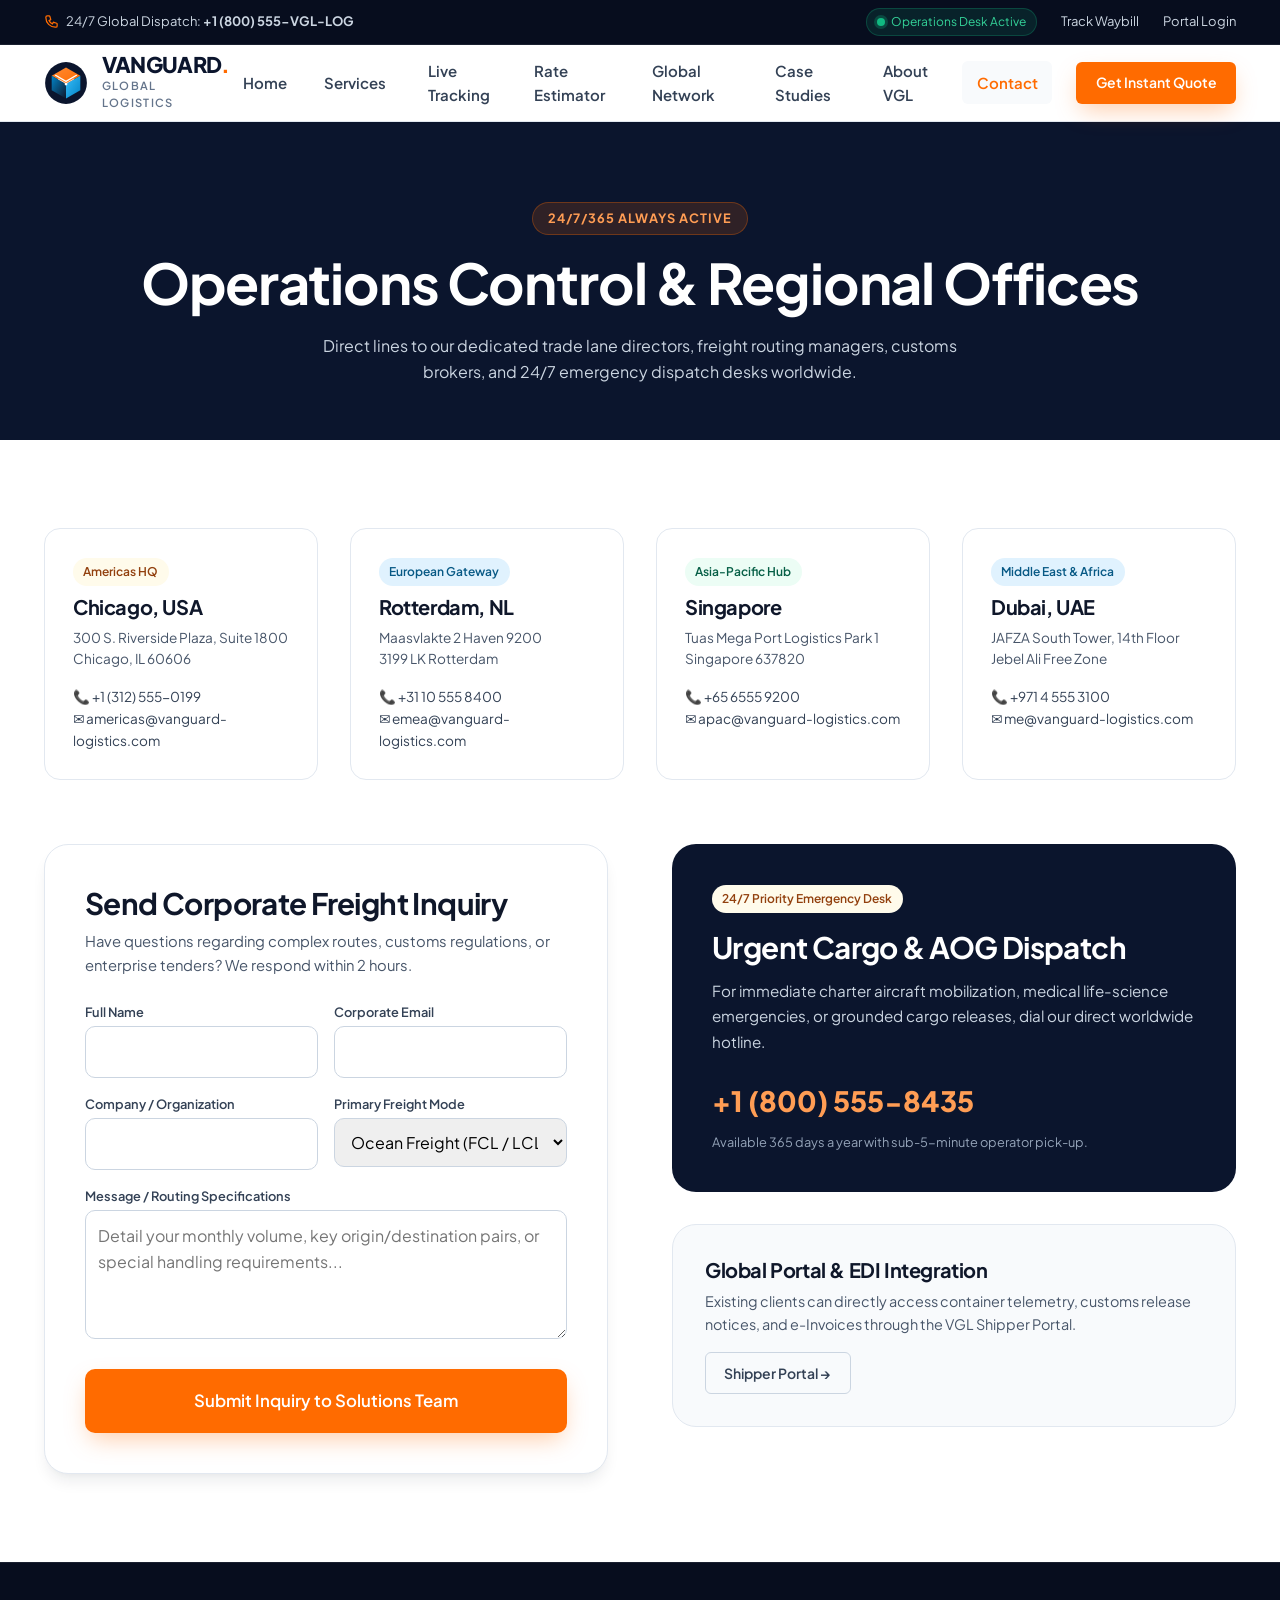
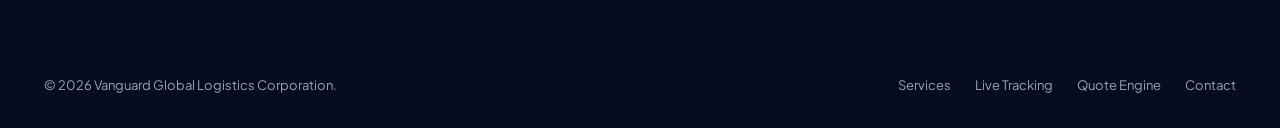
<file: contact.html>
<!DOCTYPE html>
<html lang="en">
<head>
  <meta charset="UTF-8">
  <meta name="viewport" content="width=device-width, initial-scale=1.0">
  <title>Contact Vanguard Global Logistics | 24/7 Operations Control Hubs</title>
  <meta name="description" content="Reach Vanguard Global Logistics headquarters, regional operations desks in Chicago, Rotterdam, Singapore, and Dubai. 24/7 emergency dispatch.">
  <link rel="preconnect" href="https://fonts.googleapis.com">
  <link rel="preconnect" href="https://fonts.gstatic.com" crossorigin>
  <link href="https://fonts.googleapis.com/css2?family=Plus+Jakarta+Sans:wght@400;500;600;700;800&display=swap" rel="stylesheet">
  <link rel="stylesheet" href="css/main.css">
  <link rel="stylesheet" href="css/components.css">
  <link rel="stylesheet" href="css/responsive.css">
</head>
<body>

  <!-- TOP BAR -->
  <header class="top-bar">
    <div class="container top-bar-inner">
      <div class="top-bar-left">
        <div class="top-bar-item">
          <svg fill="none" stroke="currentColor" viewBox="0 0 24 24"><path stroke-linecap="round" stroke-linejoin="round" stroke-width="2" d="M3 5a2 2 0 012-2h3.28a1 1 0 01.948.684l1.498 4.493a1 1 0 01-.502 1.21l-2.257 1.13a11.042 11.042 0 005.516 5.516l1.13-2.257a1 1 0 011.21-.502l4.493 1.498a1 1 0 01.684.949V19a2 2 0 01-2 2h-1C9.716 21 3 14.284 3 6V5z"/></svg>
          <span>24/7 Global Dispatch: <a href="tel:+18005558435"><strong>+1 (800) 555-VGL-LOG</strong></a></span>
        </div>
      </div>
      <div class="top-bar-right">
        <span class="system-status-indicator"><span class="pulse-dot"></span> Operations Desk Active</span>
        <div class="top-bar-item"><a href="tracking.html">Track Waybill</a></div>
        <div class="top-bar-item"><a href="contact.html">Portal Login</a></div>
      </div>
    </div>
  </header>

  <!-- NAVBAR -->
  <nav class="site-header">
    <div class="container navbar-inner">
      <a href="index.html" class="brand-logo">
        <img src="images/logo.svg" alt="Vanguard Global Logistics" class="logo-icon-svg">
        <div class="brand-text">
          <span class="brand-name">VANGUARD<span>.</span></span>
          <span class="brand-tagline">GLOBAL LOGISTICS</span>
        </div>
      </a>

      <ul class="nav-menu">
        <li class="nav-item"><a href="index.html" class="nav-link">Home</a></li>
        <li class="nav-item">
          <a href="services.html" class="nav-link">
            Services
            <svg class="chevron" fill="none" stroke="currentColor" viewBox="0 0 24 24"><path stroke-linecap="round" stroke-linejoin="round" stroke-width="2" d="M19 9l-7 7-7-7"/></svg>
          </a>
          <ul class="dropdown-menu">
            <li class="dropdown-item"><a href="air-freight.html"><img src="images/icon-air.svg" class="dropdown-icon" alt=""> Air Freight Cargo</a></li>
            <li class="dropdown-item"><a href="ocean-freight.html"><img src="images/icon-ocean.svg" class="dropdown-icon" alt=""> Ocean Freight (FCL/LCL)</a></li>
            <li class="dropdown-item"><a href="road-transport.html"><img src="images/icon-road.svg" class="dropdown-icon" alt=""> Overland Road & Rail</a></li>
            <li class="dropdown-item"><a href="warehousing.html"><img src="images/icon-warehouse.svg" class="dropdown-icon" alt=""> Smart 3PL Warehousing</a></li>
            <li class="dropdown-item"><a href="services.html"><strong>View All 12 Capabilities &rarr;</strong></a></li>
          </ul>
        </li>
        <li class="nav-item"><a href="tracking.html" class="nav-link">Live Tracking</a></li>
        <li class="nav-item"><a href="quote.html" class="nav-link">Rate Estimator</a></li>
        <li class="nav-item"><a href="network.html" class="nav-link">Global Network</a></li>
        <li class="nav-item"><a href="case-studies.html" class="nav-link">Case Studies</a></li>
        <li class="nav-item"><a href="about.html" class="nav-link">About VGL</a></li>
        <li class="nav-item"><a href="contact.html" class="nav-link active">Contact</a></li>
      </ul>

      <div class="header-actions">
        <a href="quote.html" class="btn btn-accent btn-sm">Get Instant Quote</a>
        <button class="mobile-toggle-btn" aria-label="Open mobile menu">
          <svg fill="none" stroke="currentColor" viewBox="0 0 24 24"><path stroke-linecap="round" stroke-linejoin="round" stroke-width="2" d="M4 6h16M4 12h16M4 18h16"/></svg>
        </button>
      </div>
    </div>
  </nav>

  <!-- MOBILE NAV DRAWER -->
  <div class="mobile-nav-drawer">
    <div class="mobile-nav-overlay"></div>
    <div class="mobile-nav-panel">
      <div class="mobile-panel-header">
        <a href="index.html" class="brand-logo">
          <img src="images/logo.svg" alt="Vanguard Global Logistics" style="width: 36px; height: 36px;">
          <span class="brand-name" style="font-size: 1.15rem;">VANGUARD<span>.</span></span>
        </a>
        <button class="mobile-close-btn" aria-label="Close menu">
          <svg style="width:24px;height:24px;" fill="none" stroke="currentColor" viewBox="0 0 24 24"><path stroke-linecap="round" stroke-linejoin="round" stroke-width="2" d="M6 18L18 6M6 6l12 12"/></svg>
        </button>
      </div>
      <ul class="mobile-nav-links">
        <li><a href="index.html">Home</a></li>
        <li><a href="services.html">All Freight Services</a></li>
        <li><a href="air-freight.html">Air Freight Express</a></li>
        <li><a href="ocean-freight.html">Ocean Shipping (FCL/LCL)</a></li>
        <li><a href="road-transport.html">Road & Rail Transport</a></li>
        <li><a href="warehousing.html">Smart 3PL Warehousing</a></li>
        <li><a href="tracking.html">Live Tracking Console</a></li>
        <li><a href="quote.html">Freight Rate Estimator</a></li>
        <li><a href="network.html">Global Port Network</a></li>
        <li><a href="case-studies.html">Case Studies</a></li>
        <li><a href="about.html">About Vanguard</a></li>
        <li><a href="contact.html" class="active">Contact & Emergency Hubs</a></li>
      </ul>
    </div>
  </div>

  <main>
    <!-- PAGE HERO -->
    <section class="section-dark" style="padding: 5rem 0 3.5rem 0;">
      <div class="container text-center">
        <span class="badge-kicker badge-kicker-dark">24/7/365 Always Active</span>
        <h1 style="margin-top: 0.75rem; margin-bottom: 1rem;">Operations Control & Regional Offices</h1>
        <p style="max-width: 680px; margin: 0 auto; color: var(--slate-300);">
          Direct lines to our dedicated trade lane directors, freight routing managers, customs brokers, and 24/7 emergency dispatch desks worldwide.
        </p>
      </div>
    </section>

    <!-- CONTACT CARDS & FORM -->
    <section class="section">
      <div class="container">
        <!-- REGIONAL HUBS CARDS -->
        <div class="grid grid-cols-4" style="margin-bottom: 4rem;">
          <div style="background-color: var(--white); border: 1px solid var(--slate-200); border-radius: var(--radius-lg); padding: 1.75rem;">
            <span class="badge badge-warning" style="margin-bottom: 0.5rem;">Americas HQ</span>
            <h4 style="color: var(--slate-900); margin-bottom: 0.5rem;">Chicago, USA</h4>
            <p style="font-size: 0.85rem; color: var(--slate-600); margin-bottom: 1rem;">
              300 S. Riverside Plaza, Suite 1800<br>Chicago, IL 60606
            </p>
            <div style="font-size: 0.85rem; color: var(--slate-700);">
              <div>📞 +1 (312) 555-0199</div>
              <div>✉️ americas@vanguard-logistics.com</div>
            </div>
          </div>

          <div style="background-color: var(--white); border: 1px solid var(--slate-200); border-radius: var(--radius-lg); padding: 1.75rem;">
            <span class="badge badge-info" style="margin-bottom: 0.5rem;">European Gateway</span>
            <h4 style="color: var(--slate-900); margin-bottom: 0.5rem;">Rotterdam, NL</h4>
            <p style="font-size: 0.85rem; color: var(--slate-600); margin-bottom: 1rem;">
              Maasvlakte 2 Haven 9200<br>3199 LK Rotterdam
            </p>
            <div style="font-size: 0.85rem; color: var(--slate-700);">
              <div>📞 +31 10 555 8400</div>
              <div>✉️ emea@vanguard-logistics.com</div>
            </div>
          </div>

          <div style="background-color: var(--white); border: 1px solid var(--slate-200); border-radius: var(--radius-lg); padding: 1.75rem;">
            <span class="badge badge-success" style="margin-bottom: 0.5rem;">Asia-Pacific Hub</span>
            <h4 style="color: var(--slate-900); margin-bottom: 0.5rem;">Singapore</h4>
            <p style="font-size: 0.85rem; color: var(--slate-600); margin-bottom: 1rem;">
              Tuas Mega Port Logistics Park 1<br>Singapore 637820
            </p>
            <div style="font-size: 0.85rem; color: var(--slate-700);">
              <div>📞 +65 6555 9200</div>
              <div>✉️ apac@vanguard-logistics.com</div>
            </div>
          </div>

          <div style="background-color: var(--white); border: 1px solid var(--slate-200); border-radius: var(--radius-lg); padding: 1.75rem;">
            <span class="badge badge-info" style="margin-bottom: 0.5rem;">Middle East & Africa</span>
            <h4 style="color: var(--slate-900); margin-bottom: 0.5rem;">Dubai, UAE</h4>
            <p style="font-size: 0.85rem; color: var(--slate-600); margin-bottom: 1rem;">
              JAFZA South Tower, 14th Floor<br>Jebel Ali Free Zone
            </p>
            <div style="font-size: 0.85rem; color: var(--slate-700);">
              <div>📞 +971 4 555 3100</div>
              <div>✉️ me@vanguard-logistics.com</div>
            </div>
          </div>
        </div>

        <!-- FORM & DISPATCH DESK -->
        <div class="grid grid-cols-2" style="gap: 4rem; align-items: start;">
          <div style="background-color: var(--white); border: 1px solid var(--slate-200); border-radius: var(--radius-xl); padding: 2.5rem; box-shadow: var(--shadow-lg);">
            <h3 style="margin-bottom: 0.5rem;">Send Corporate Freight Inquiry</h3>
            <p style="font-size: 0.925rem; color: var(--slate-600); margin-bottom: 1.5rem;">
              Have questions regarding complex routes, customs regulations, or enterprise tenders? We respond within 2 hours.
            </p>

            <form id="contact-inquiry-form" onsubmit="event.preventDefault(); window.showToast('Inquiry submitted! Our route director will contact you within 2 hours.', 'success'); this.reset();">
              <div class="grid grid-cols-2" style="gap: 1rem; margin-bottom: 1rem;">
                <div>
                  <label style="display:block; font-size:0.8rem; font-weight:600; color:var(--slate-700); margin-bottom:0.25rem;">Full Name</label>
                  <input type="text" required style="width:100%; padding:0.75rem; border:1px solid var(--slate-300); border-radius:var(--radius-md);">
                </div>
                <div>
                  <label style="display:block; font-size:0.8rem; font-weight:600; color:var(--slate-700); margin-bottom:0.25rem;">Corporate Email</label>
                  <input type="email" required style="width:100%; padding:0.75rem; border:1px solid var(--slate-300); border-radius:var(--radius-md);">
                </div>
              </div>

              <div class="grid grid-cols-2" style="gap: 1rem; margin-bottom: 1rem;">
                <div>
                  <label style="display:block; font-size:0.8rem; font-weight:600; color:var(--slate-700); margin-bottom:0.25rem;">Company / Organization</label>
                  <input type="text" required style="width:100%; padding:0.75rem; border:1px solid var(--slate-300); border-radius:var(--radius-md);">
                </div>
                <div>
                  <label style="display:block; font-size:0.8rem; font-weight:600; color:var(--slate-700); margin-bottom:0.25rem;">Primary Freight Mode</label>
                  <select style="width:100%; padding:0.75rem; border:1px solid var(--slate-300); border-radius:var(--radius-md);">
                    <option>Ocean Freight (FCL / LCL)</option>
                    <option>Air Freight Express / NFO</option>
                    <option>Overland Road & Rail</option>
                    <option>Contract Warehousing & 3PL</option>
                    <option>Customs Brokerage / Compliance</option>
                  </select>
                </div>
              </div>

              <div style="margin-bottom: 1.5rem;">
                <label style="display:block; font-size:0.8rem; font-weight:600; color:var(--slate-700); margin-bottom:0.25rem;">Message / Routing Specifications</label>
                <textarea rows="4" placeholder="Detail your monthly volume, key origin/destination pairs, or special handling requirements..." required style="width:100%; padding:0.75rem; border:1px solid var(--slate-300); border-radius:var(--radius-md);"></textarea>
              </div>

              <button type="submit" class="btn btn-accent btn-lg" style="width: 100%;">
                Submit Inquiry to Solutions Team
              </button>
            </form>
          </div>

          <div>
            <div style="background-color: var(--primary-900); color: var(--white); border-radius: var(--radius-xl); padding: 2.5rem; margin-bottom: 2rem;">
              <span class="badge badge-warning" style="margin-bottom: 1rem;">24/7 Priority Emergency Desk</span>
              <h3 style="color: var(--white); margin-bottom: 0.75rem;">Urgent Cargo & AOG Dispatch</h3>
              <p style="color: var(--slate-300); font-size: 0.95rem; line-height: 1.7; margin-bottom: 1.5rem;">
                For immediate charter aircraft mobilization, medical life-science emergencies, or grounded cargo releases, dial our direct worldwide hotline.
              </p>
              <div style="font-size: 1.75rem; font-weight: 800; color: #ff9d54; margin-bottom: 0.5rem;">
                +1 (800) 555-8435
              </div>
              <p style="font-size: 0.8rem; color: var(--slate-400);">Available 365 days a year with sub-5-minute operator pick-up.</p>
            </div>

            <div style="border: 1px solid var(--slate-200); border-radius: var(--radius-xl); padding: 2rem; background-color: var(--slate-50);">
              <h4 style="margin-bottom: 0.5rem; color: var(--slate-900);">Global Portal & EDI Integration</h4>
              <p style="font-size: 0.9rem; color: var(--slate-600); margin-bottom: 1rem;">
                Existing clients can directly access container telemetry, customs release notices, and e-Invoices through the VGL Shipper Portal.
              </p>
              <a href="tracking.html" class="btn btn-outline btn-sm">Shipper Portal &rarr;</a>
            </div>
          </div>
        </div>
      </div>
    </section>
  </main>

  <!-- FOOTER -->
  <footer class="site-footer">
    <div class="container">
      <div class="footer-bottom" style="border:none; padding: 2rem 0;">
        <div class="footer-bottom-inner">
          <div>&copy; <span class="current-year">2026</span> Vanguard Global Logistics Corporation.</div>
          <div class="footer-bottom-links">
            <a href="services.html">Services</a>
            <a href="tracking.html">Live Tracking</a>
            <a href="quote.html">Quote Engine</a>
            <a href="contact.html">Contact</a>
          </div>
        </div>
      </div>
    </div>
  </footer>

  <script src="js/main.js"></script>
</body>
</html>
</file>
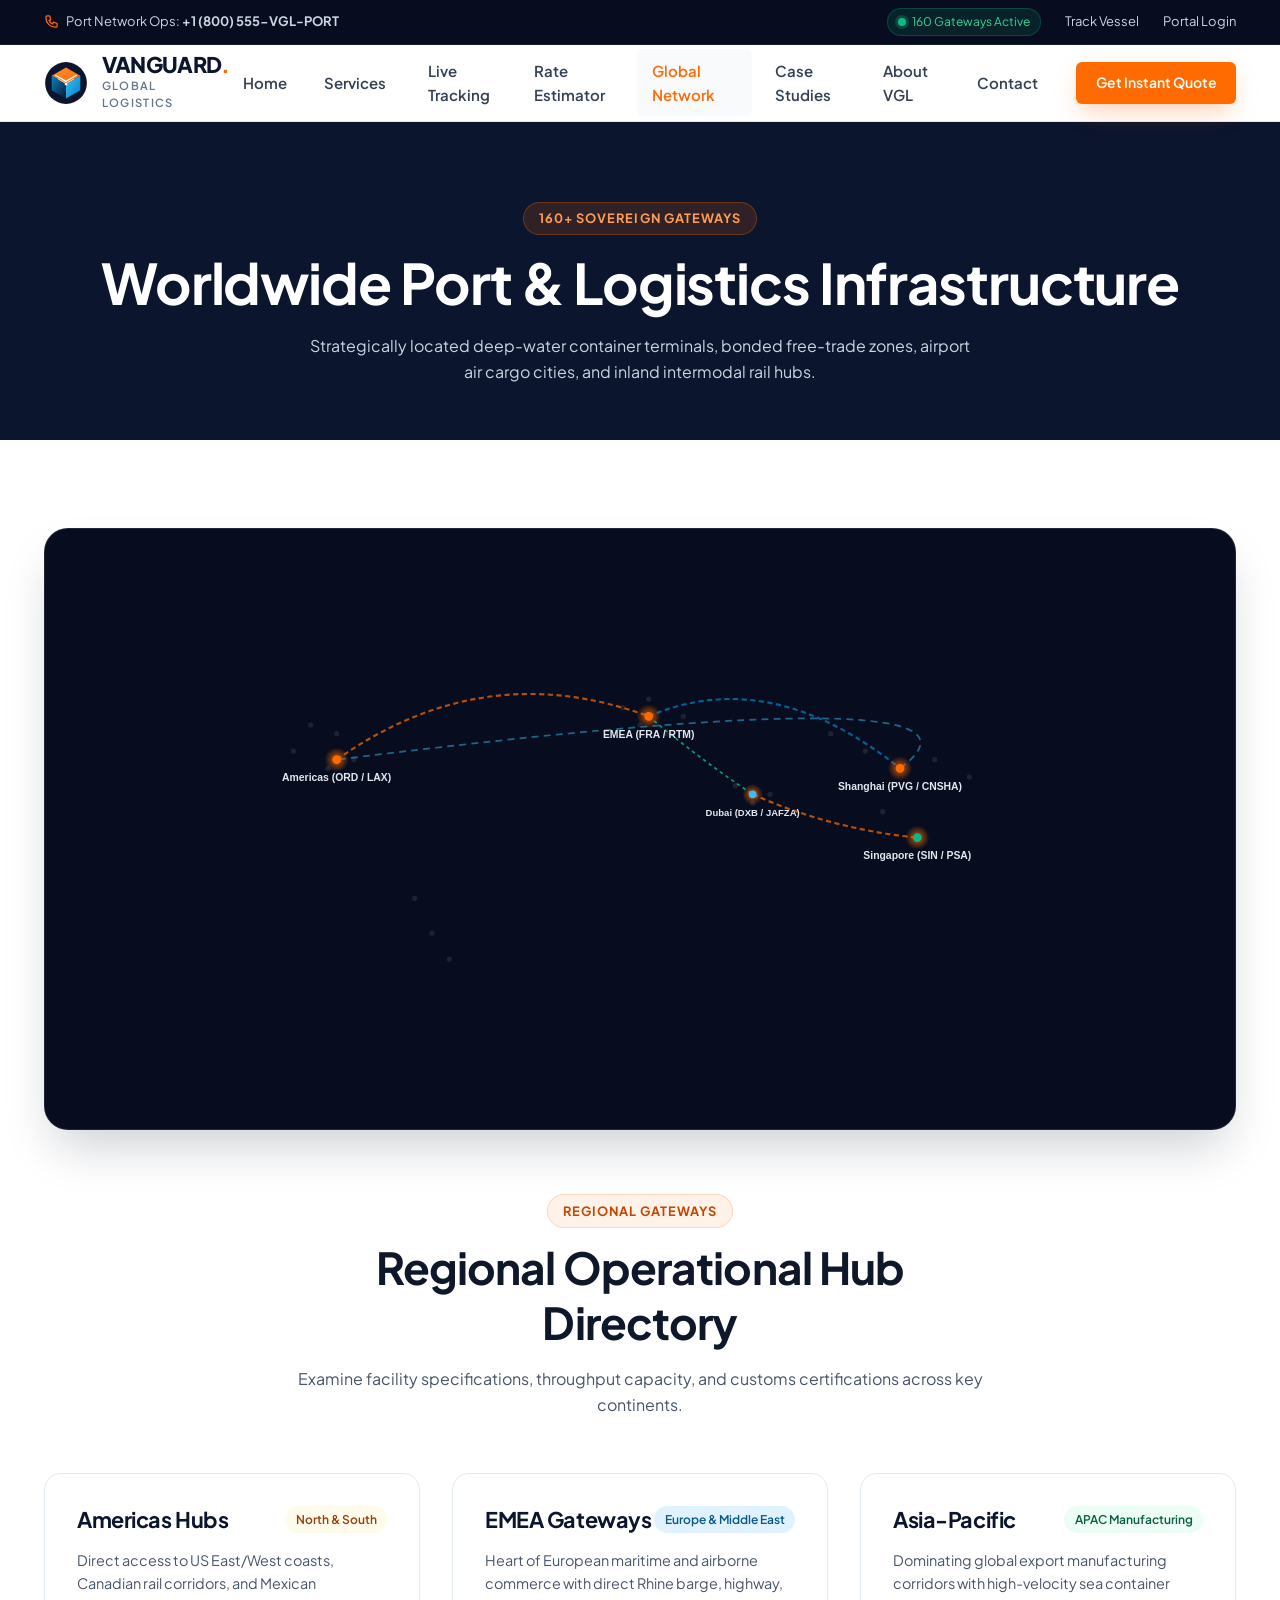
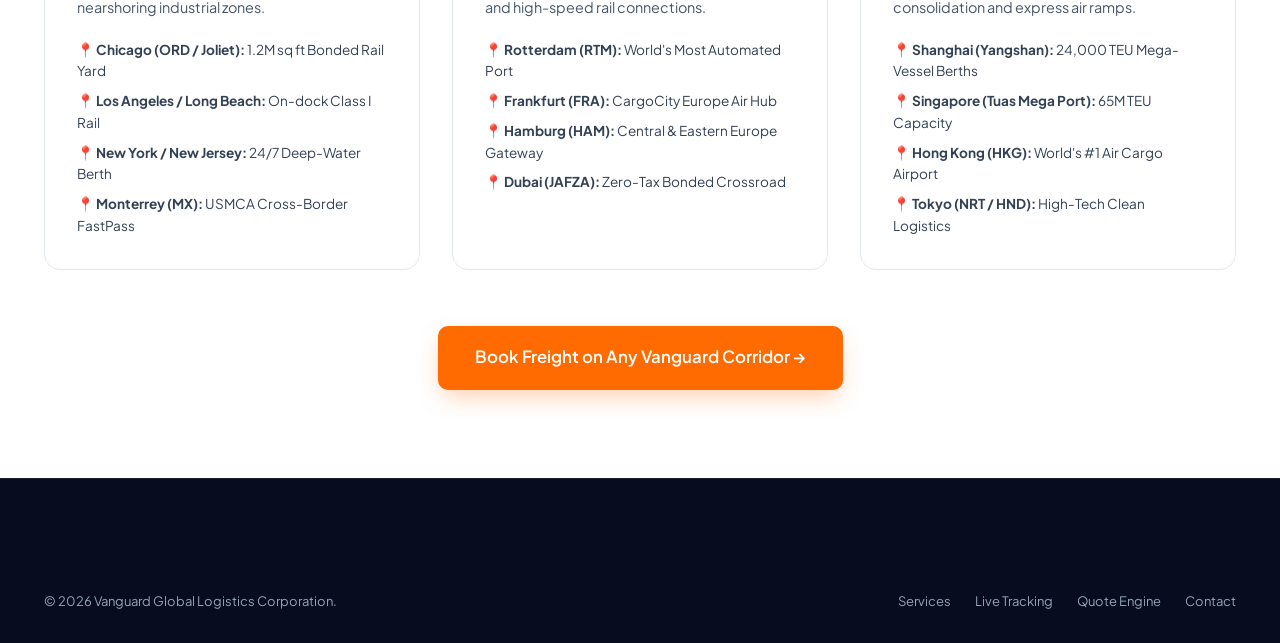
<file: network.html>
<!DOCTYPE html>
<html lang="en">
<head>
  <meta charset="UTF-8">
  <meta name="viewport" content="width=device-width, initial-scale=1.0">
  <title>Global Port & Distribution Hub Network | Vanguard Logistics</title>
  <meta name="description" content="Explore Vanguard's worldwide network of 160+ connected container ports, air cargo cities, bonded free trade zones, and rail terminals.">
  <link rel="preconnect" href="https://fonts.googleapis.com">
  <link rel="preconnect" href="https://fonts.gstatic.com" crossorigin>
  <link href="https://fonts.googleapis.com/css2?family=Plus+Jakarta+Sans:wght@400;500;600;700;800&display=swap" rel="stylesheet">
  <link rel="stylesheet" href="css/main.css">
  <link rel="stylesheet" href="css/components.css">
  <link rel="stylesheet" href="css/responsive.css">
</head>
<body>

  <!-- TOP BAR -->
  <header class="top-bar">
    <div class="container top-bar-inner">
      <div class="top-bar-left">
        <div class="top-bar-item">
          <svg fill="none" stroke="currentColor" viewBox="0 0 24 24"><path stroke-linecap="round" stroke-linejoin="round" stroke-width="2" d="M3 5a2 2 0 012-2h3.28a1 1 0 01.948.684l1.498 4.493a1 1 0 01-.502 1.21l-2.257 1.13a11.042 11.042 0 005.516 5.516l1.13-2.257a1 1 0 011.21-.502l4.493 1.498a1 1 0 01.684.949V19a2 2 0 01-2 2h-1C9.716 21 3 14.284 3 6V5z"/></svg>
          <span>Port Network Ops: <a href="tel:+18005558435"><strong>+1 (800) 555-VGL-PORT</strong></a></span>
        </div>
      </div>
      <div class="top-bar-right">
        <span class="system-status-indicator"><span class="pulse-dot"></span> 160 Gateways Active</span>
        <div class="top-bar-item"><a href="tracking.html">Track Vessel</a></div>
        <div class="top-bar-item"><a href="contact.html">Portal Login</a></div>
      </div>
    </div>
  </header>

  <!-- NAVBAR -->
  <nav class="site-header">
    <div class="container navbar-inner">
      <a href="index.html" class="brand-logo">
        <img src="images/logo.svg" alt="Vanguard Global Logistics" class="logo-icon-svg">
        <div class="brand-text">
          <span class="brand-name">VANGUARD<span>.</span></span>
          <span class="brand-tagline">GLOBAL LOGISTICS</span>
        </div>
      </a>

      <ul class="nav-menu">
        <li class="nav-item"><a href="index.html" class="nav-link">Home</a></li>
        <li class="nav-item">
          <a href="services.html" class="nav-link">
            Services
            <svg class="chevron" fill="none" stroke="currentColor" viewBox="0 0 24 24"><path stroke-linecap="round" stroke-linejoin="round" stroke-width="2" d="M19 9l-7 7-7-7"/></svg>
          </a>
          <ul class="dropdown-menu">
            <li class="dropdown-item"><a href="air-freight.html"><img src="images/icon-air.svg" class="dropdown-icon" alt=""> Air Freight Cargo</a></li>
            <li class="dropdown-item"><a href="ocean-freight.html"><img src="images/icon-ocean.svg" class="dropdown-icon" alt=""> Ocean Freight (FCL/LCL)</a></li>
            <li class="dropdown-item"><a href="road-transport.html"><img src="images/icon-road.svg" class="dropdown-icon" alt=""> Overland Road & Rail</a></li>
            <li class="dropdown-item"><a href="warehousing.html"><img src="images/icon-warehouse.svg" class="dropdown-icon" alt=""> Smart 3PL Warehousing</a></li>
            <li class="dropdown-item"><a href="services.html"><strong>View All 12 Capabilities &rarr;</strong></a></li>
          </ul>
        </li>
        <li class="nav-item"><a href="tracking.html" class="nav-link">Live Tracking</a></li>
        <li class="nav-item"><a href="quote.html" class="nav-link">Rate Estimator</a></li>
        <li class="nav-item"><a href="network.html" class="nav-link active">Global Network</a></li>
        <li class="nav-item"><a href="case-studies.html" class="nav-link">Case Studies</a></li>
        <li class="nav-item"><a href="about.html" class="nav-link">About VGL</a></li>
        <li class="nav-item"><a href="contact.html" class="nav-link">Contact</a></li>
      </ul>

      <div class="header-actions">
        <a href="quote.html" class="btn btn-accent btn-sm">Get Instant Quote</a>
        <button class="mobile-toggle-btn" aria-label="Open mobile menu">
          <svg fill="none" stroke="currentColor" viewBox="0 0 24 24"><path stroke-linecap="round" stroke-linejoin="round" stroke-width="2" d="M4 6h16M4 12h16M4 18h16"/></svg>
        </button>
      </div>
    </div>
  </nav>

  <!-- MOBILE NAV DRAWER -->
  <div class="mobile-nav-drawer">
    <div class="mobile-nav-overlay"></div>
    <div class="mobile-nav-panel">
      <div class="mobile-panel-header">
        <a href="index.html" class="brand-logo">
          <img src="images/logo.svg" alt="Vanguard Global Logistics" style="width: 36px; height: 36px;">
          <span class="brand-name" style="font-size: 1.15rem;">VANGUARD<span>.</span></span>
        </a>
        <button class="mobile-close-btn" aria-label="Close menu">
          <svg style="width:24px;height:24px;" fill="none" stroke="currentColor" viewBox="0 0 24 24"><path stroke-linecap="round" stroke-linejoin="round" stroke-width="2" d="M6 18L18 6M6 6l12 12"/></svg>
        </button>
      </div>
      <ul class="mobile-nav-links">
        <li><a href="index.html">Home</a></li>
        <li><a href="services.html">All Freight Services</a></li>
        <li><a href="air-freight.html">Air Freight Express</a></li>
        <li><a href="ocean-freight.html">Ocean Shipping (FCL/LCL)</a></li>
        <li><a href="road-transport.html">Road & Rail Transport</a></li>
        <li><a href="warehousing.html">Smart 3PL Warehousing</a></li>
        <li><a href="tracking.html">Live Tracking Console</a></li>
        <li><a href="quote.html">Freight Rate Estimator</a></li>
        <li><a href="network.html" class="active">Global Port Network</a></li>
        <li><a href="case-studies.html">Case Studies</a></li>
        <li><a href="about.html">About Vanguard</a></li>
        <li><a href="contact.html">Contact & Emergency Hubs</a></li>
      </ul>
    </div>
  </div>

  <main>
    <!-- HERO -->
    <section class="section-dark" style="padding: 5rem 0 3.5rem 0;">
      <div class="container text-center">
        <span class="badge-kicker badge-kicker-dark">160+ Sovereign Gateways</span>
        <h1 style="margin-top: 0.75rem; margin-bottom: 1rem;">Worldwide Port & Logistics Infrastructure</h1>
        <p style="max-width: 680px; margin: 0 auto; color: var(--slate-300);">
          Strategically located deep-water container terminals, bonded free-trade zones, airport air cargo cities, and inland intermodal rail hubs.
        </p>
      </div>
    </section>

    <!-- NETWORK MAP VISUAL -->
    <section class="section">
      <div class="container">
        <div style="background-color: var(--primary-950); border: 1px solid rgba(255, 255, 255, 0.1); border-radius: var(--radius-xl); padding: 2.5rem; margin-bottom: 4rem; box-shadow: var(--shadow-2xl);">
          <img src="images/hero-map-bg.svg" alt="Vanguard Global Hubs" style="width: 100%; height: auto; max-height: 520px; object-fit: contain;">
        </div>

        <div class="section-header">
          <span class="badge-kicker">Regional Gateways</span>
          <h2>Regional Operational Hub Directory</h2>
          <p>Examine facility specifications, throughput capacity, and customs certifications across key continents.</p>
        </div>

        <div class="grid grid-cols-3">
          <!-- Americas -->
          <div style="background-color: var(--white); border: 1px solid var(--slate-200); border-radius: var(--radius-lg); padding: 2rem;">
            <div class="flex justify-between items-center" style="margin-bottom: 1rem;">
              <h3 style="font-size: 1.35rem; color: var(--primary-900);">Americas Hubs</h3>
              <span class="badge badge-warning">North & South</span>
            </div>
            <p style="font-size: 0.9rem; color: var(--slate-600); margin-bottom: 1.25rem;">
              Direct access to US East/West coasts, Canadian rail corridors, and Mexican nearshoring industrial zones.
            </p>
            <ul style="list-style: none; font-size: 0.85rem; color: var(--slate-700); display: flex; flex-direction: column; gap: 0.5rem;">
              <li>📍 <strong>Chicago (ORD / Joliet):</strong> 1.2M sq ft Bonded Rail Yard</li>
              <li>📍 <strong>Los Angeles / Long Beach:</strong> On-dock Class I Rail</li>
              <li>📍 <strong>New York / New Jersey:</strong> 24/7 Deep-Water Berth</li>
              <li>📍 <strong>Monterrey (MX):</strong> USMCA Cross-Border FastPass</li>
            </ul>
          </div>

          <!-- EMEA -->
          <div style="background-color: var(--white); border: 1px solid var(--slate-200); border-radius: var(--radius-lg); padding: 2rem;">
            <div class="flex justify-between items-center" style="margin-bottom: 1rem;">
              <h3 style="font-size: 1.35rem; color: var(--primary-900);">EMEA Gateways</h3>
              <span class="badge badge-info">Europe & Middle East</span>
            </div>
            <p style="font-size: 0.9rem; color: var(--slate-600); margin-bottom: 1.25rem;">
              Heart of European maritime and airborne commerce with direct Rhine barge, highway, and high-speed rail connections.
            </p>
            <ul style="list-style: none; font-size: 0.85rem; color: var(--slate-700); display: flex; flex-direction: column; gap: 0.5rem;">
              <li>📍 <strong>Rotterdam (RTM):</strong> World's Most Automated Port</li>
              <li>📍 <strong>Frankfurt (FRA):</strong> CargoCity Europe Air Hub</li>
              <li>📍 <strong>Hamburg (HAM):</strong> Central & Eastern Europe Gateway</li>
              <li>📍 <strong>Dubai (JAFZA):</strong> Zero-Tax Bonded Crossroad</li>
            </ul>
          </div>

          <!-- APAC -->
          <div style="background-color: var(--white); border: 1px solid var(--slate-200); border-radius: var(--radius-lg); padding: 2rem;">
            <div class="flex justify-between items-center" style="margin-bottom: 1rem;">
              <h3 style="font-size: 1.35rem; color: var(--primary-900);">Asia-Pacific</h3>
              <span class="badge badge-success">APAC Manufacturing</span>
            </div>
            <p style="font-size: 0.9rem; color: var(--slate-600); margin-bottom: 1.25rem;">
              Dominating global export manufacturing corridors with high-velocity sea container consolidation and express air ramps.
            </p>
            <ul style="list-style: none; font-size: 0.85rem; color: var(--slate-700); display: flex; flex-direction: column; gap: 0.5rem;">
              <li>📍 <strong>Shanghai (Yangshan):</strong> 24,000 TEU Mega-Vessel Berths</li>
              <li>📍 <strong>Singapore (Tuas Mega Port):</strong> 65M TEU Capacity</li>
              <li>📍 <strong>Hong Kong (HKG):</strong> World's #1 Air Cargo Airport</li>
              <li>📍 <strong>Tokyo (NRT / HND):</strong> High-Tech Clean Logistics</li>
            </ul>
          </div>
        </div>

        <div style="text-align: center; margin-top: 3.5rem;">
          <a href="quote.html" class="btn btn-accent btn-lg">Book Freight on Any Vanguard Corridor &rarr;</a>
        </div>
      </div>
    </section>
  </main>

  <!-- FOOTER -->
  <footer class="site-footer">
    <div class="container">
      <div class="footer-bottom" style="border:none; padding: 2rem 0;">
        <div class="footer-bottom-inner">
          <div>&copy; <span class="current-year">2026</span> Vanguard Global Logistics Corporation.</div>
          <div class="footer-bottom-links">
            <a href="services.html">Services</a>
            <a href="tracking.html">Live Tracking</a>
            <a href="quote.html">Quote Engine</a>
            <a href="contact.html">Contact</a>
          </div>
        </div>
      </div>
    </div>
  </footer>

  <script src="js/main.js"></script>
</body>
</html>
</file>
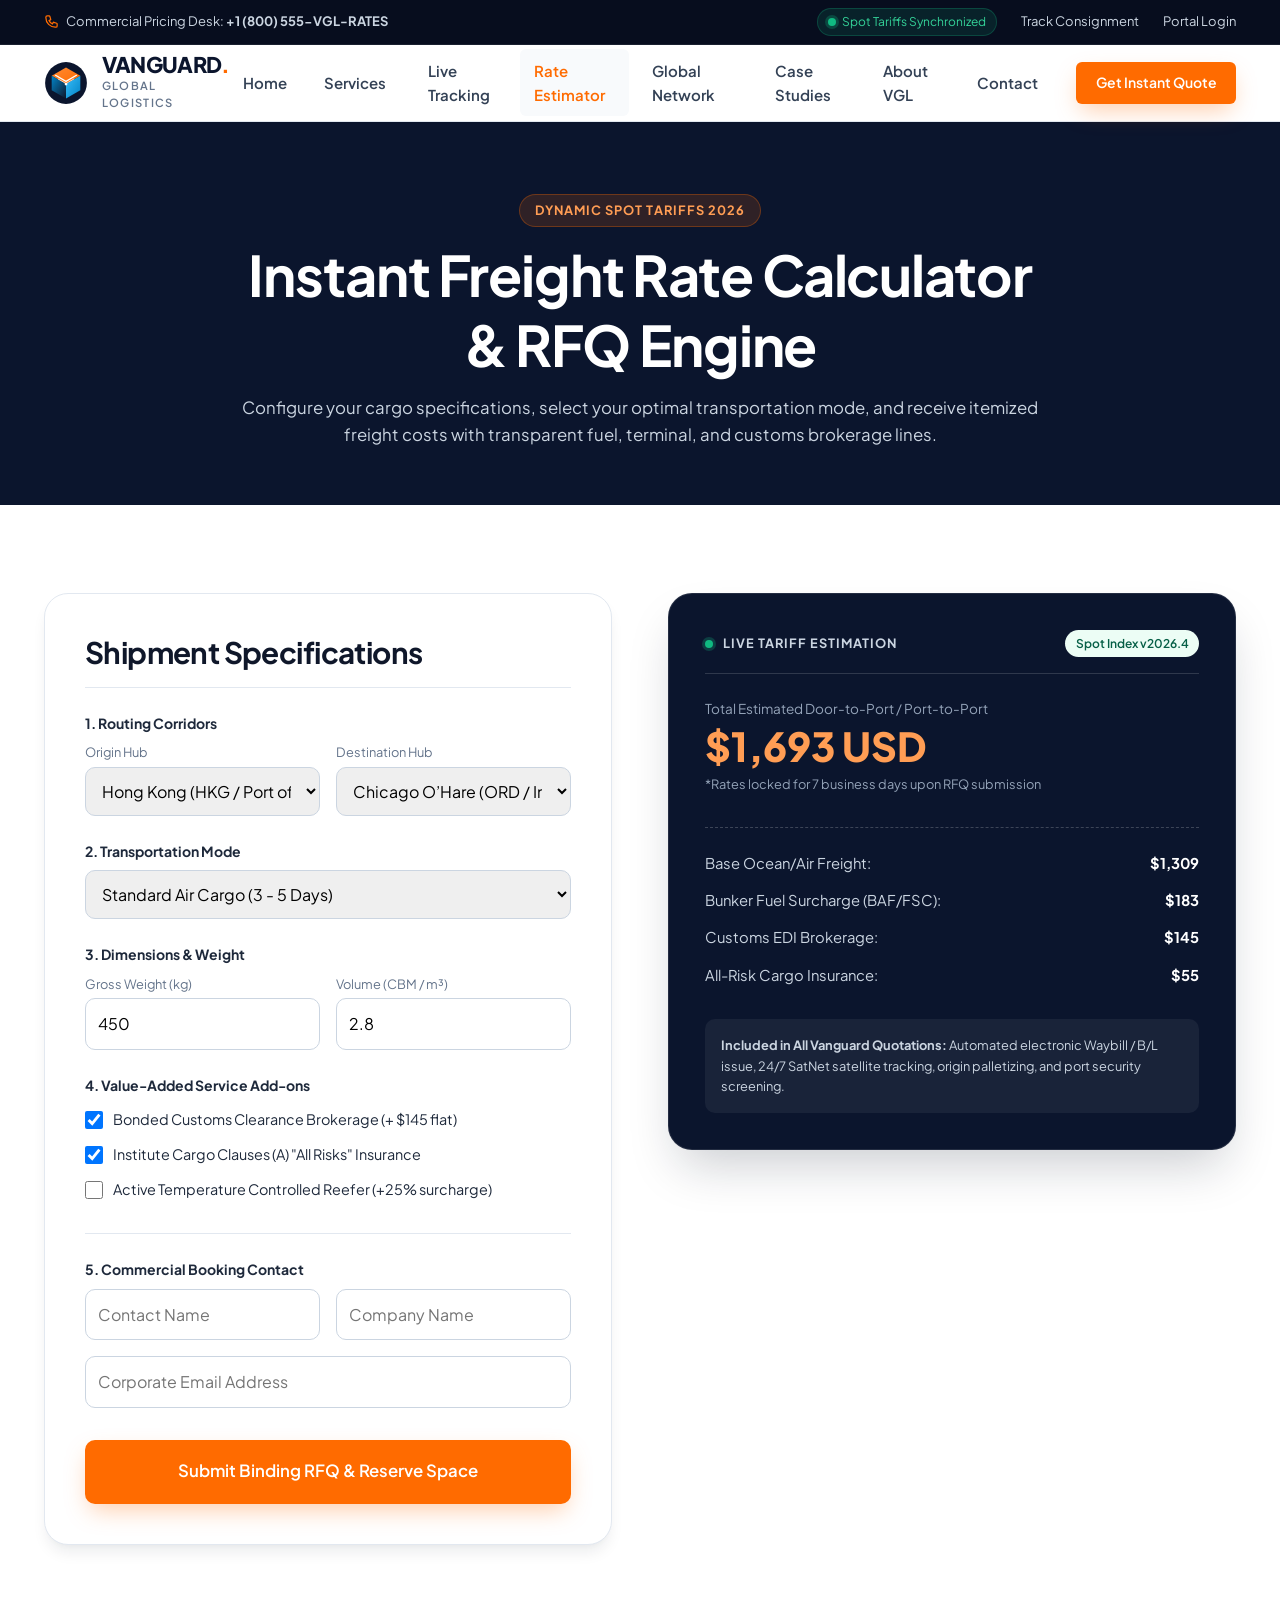
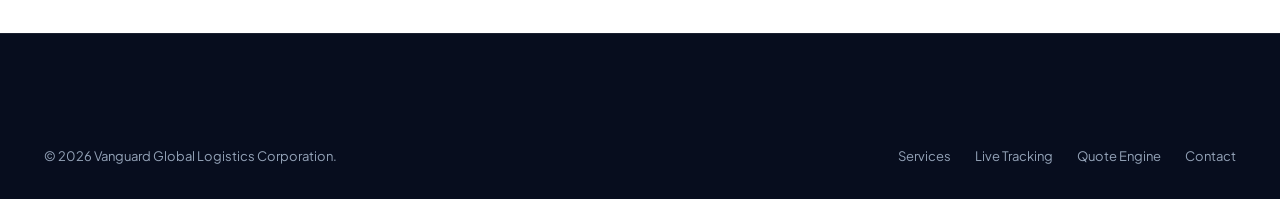
<file: quote.html>
<!DOCTYPE html>
<html lang="en">
<head>
  <meta charset="UTF-8">
  <meta name="viewport" content="width=device-width, initial-scale=1.0">
  <title>Instant Freight Rate Calculator & RFQ Wizard | Vanguard Logistics</title>
  <meta name="description" content="Calculate instant air, ocean, and road freight rate estimates. Request binding commercial quotes with fuel, customs, and insurance breakdowns.">
  <link rel="preconnect" href="https://fonts.googleapis.com">
  <link rel="preconnect" href="https://fonts.gstatic.com" crossorigin>
  <link href="https://fonts.googleapis.com/css2?family=Plus+Jakarta+Sans:wght@400;500;600;700;800&display=swap" rel="stylesheet">
  <link rel="stylesheet" href="css/main.css">
  <link rel="stylesheet" href="css/components.css">
  <link rel="stylesheet" href="css/responsive.css">
</head>
<body>

  <!-- TOP BAR -->
  <header class="top-bar">
    <div class="container top-bar-inner">
      <div class="top-bar-left">
        <div class="top-bar-item">
          <svg fill="none" stroke="currentColor" viewBox="0 0 24 24"><path stroke-linecap="round" stroke-linejoin="round" stroke-width="2" d="M3 5a2 2 0 012-2h3.28a1 1 0 01.948.684l1.498 4.493a1 1 0 01-.502 1.21l-2.257 1.13a11.042 11.042 0 005.516 5.516l1.13-2.257a1 1 0 011.21-.502l4.493 1.498a1 1 0 01.684.949V19a2 2 0 01-2 2h-1C9.716 21 3 14.284 3 6V5z"/></svg>
          <span>Commercial Pricing Desk: <a href="tel:+18005558435"><strong>+1 (800) 555-VGL-RATES</strong></a></span>
        </div>
      </div>
      <div class="top-bar-right">
        <span class="system-status-indicator"><span class="pulse-dot"></span> Spot Tariffs Synchronized</span>
        <div class="top-bar-item"><a href="tracking.html">Track Consignment</a></div>
        <div class="top-bar-item"><a href="contact.html">Portal Login</a></div>
      </div>
    </div>
  </header>

  <!-- NAVBAR -->
  <nav class="site-header">
    <div class="container navbar-inner">
      <a href="index.html" class="brand-logo">
        <img src="images/logo.svg" alt="Vanguard Global Logistics" class="logo-icon-svg">
        <div class="brand-text">
          <span class="brand-name">VANGUARD<span>.</span></span>
          <span class="brand-tagline">GLOBAL LOGISTICS</span>
        </div>
      </a>

      <ul class="nav-menu">
        <li class="nav-item"><a href="index.html" class="nav-link">Home</a></li>
        <li class="nav-item">
          <a href="services.html" class="nav-link">
            Services
            <svg class="chevron" fill="none" stroke="currentColor" viewBox="0 0 24 24"><path stroke-linecap="round" stroke-linejoin="round" stroke-width="2" d="M19 9l-7 7-7-7"/></svg>
          </a>
          <ul class="dropdown-menu">
            <li class="dropdown-item"><a href="air-freight.html"><img src="images/icon-air.svg" class="dropdown-icon" alt=""> Air Freight Cargo</a></li>
            <li class="dropdown-item"><a href="ocean-freight.html"><img src="images/icon-ocean.svg" class="dropdown-icon" alt=""> Ocean Freight (FCL/LCL)</a></li>
            <li class="dropdown-item"><a href="road-transport.html"><img src="images/icon-road.svg" class="dropdown-icon" alt=""> Overland Road & Rail</a></li>
            <li class="dropdown-item"><a href="warehousing.html"><img src="images/icon-warehouse.svg" class="dropdown-icon" alt=""> Smart 3PL Warehousing</a></li>
            <li class="dropdown-item"><a href="services.html"><strong>View All 12 Capabilities &rarr;</strong></a></li>
          </ul>
        </li>
        <li class="nav-item"><a href="tracking.html" class="nav-link">Live Tracking</a></li>
        <li class="nav-item"><a href="quote.html" class="nav-link active">Rate Estimator</a></li>
        <li class="nav-item"><a href="network.html" class="nav-link">Global Network</a></li>
        <li class="nav-item"><a href="case-studies.html" class="nav-link">Case Studies</a></li>
        <li class="nav-item"><a href="about.html" class="nav-link">About VGL</a></li>
        <li class="nav-item"><a href="contact.html" class="nav-link">Contact</a></li>
      </ul>

      <div class="header-actions">
        <a href="quote.html" class="btn btn-accent btn-sm">Get Instant Quote</a>
        <button class="mobile-toggle-btn" aria-label="Open mobile menu">
          <svg fill="none" stroke="currentColor" viewBox="0 0 24 24"><path stroke-linecap="round" stroke-linejoin="round" stroke-width="2" d="M4 6h16M4 12h16M4 18h16"/></svg>
        </button>
      </div>
    </div>
  </nav>

  <!-- MOBILE NAV DRAWER -->
  <div class="mobile-nav-drawer">
    <div class="mobile-nav-overlay"></div>
    <div class="mobile-nav-panel">
      <div class="mobile-panel-header">
        <a href="index.html" class="brand-logo">
          <img src="images/logo.svg" alt="Vanguard Global Logistics" style="width: 36px; height: 36px;">
          <span class="brand-name" style="font-size: 1.15rem;">VANGUARD<span>.</span></span>
        </a>
        <button class="mobile-close-btn" aria-label="Close menu">
          <svg style="width:24px;height:24px;" fill="none" stroke="currentColor" viewBox="0 0 24 24"><path stroke-linecap="round" stroke-linejoin="round" stroke-width="2" d="M6 18L18 6M6 6l12 12"/></svg>
        </button>
      </div>
      <ul class="mobile-nav-links">
        <li><a href="index.html">Home</a></li>
        <li><a href="services.html">All Freight Services</a></li>
        <li><a href="air-freight.html">Air Freight Express</a></li>
        <li><a href="ocean-freight.html">Ocean Shipping (FCL/LCL)</a></li>
        <li><a href="road-transport.html">Road & Rail Transport</a></li>
        <li><a href="warehousing.html">Smart 3PL Warehousing</a></li>
        <li><a href="tracking.html">Live Tracking Console</a></li>
        <li><a href="quote.html" class="active">Freight Rate Estimator</a></li>
        <li><a href="network.html">Global Port Network</a></li>
        <li><a href="case-studies.html">Case Studies</a></li>
        <li><a href="about.html">About Vanguard</a></li>
        <li><a href="contact.html">Contact & Emergency Hubs</a></li>
      </ul>
    </div>
  </div>

  <main>
    <!-- PAGE HERO -->
    <section class="section-dark" style="padding: 4.5rem 0 3.5rem 0;">
      <div class="container container-narrow text-center">
        <span class="badge-kicker badge-kicker-dark">Dynamic Spot Tariffs 2026</span>
        <h1 style="margin-top: 0.75rem; margin-bottom: 1rem;">Instant Freight Rate Calculator & RFQ Engine</h1>
        <p style="color: var(--slate-300); font-size: 1.05rem;">
          Configure your cargo specifications, select your optimal transportation mode, and receive itemized freight costs with transparent fuel, terminal, and customs brokerage lines.
        </p>
      </div>
    </section>

    <!-- CALCULATOR & RFQ INTERFACE -->
    <section class="section">
      <div class="container">
        <div class="grid grid-cols-2" style="gap: 3.5rem; align-items: start;">
          <!-- LEFT: FORM -->
          <div style="background-color: var(--white); border: 1px solid var(--slate-200); border-radius: var(--radius-xl); padding: 2.5rem; box-shadow: var(--shadow-lg);">
            <h3 style="margin-bottom: 1.5rem; padding-bottom: 1rem; border-bottom: 1px solid var(--slate-200);">Shipment Specifications</h3>

            <form id="full-rfq-form">
              <!-- Route -->
              <div style="margin-bottom: 1.5rem;">
                <label style="display: block; font-weight: 700; font-size: 0.875rem; margin-bottom: 0.5rem; color: var(--slate-800);">1. Routing Corridors</label>
                <div class="grid grid-cols-2" style="gap: 1rem;">
                  <div>
                    <label style="font-size: 0.8rem; color: var(--slate-500); display: block; margin-bottom: 0.25rem;">Origin Hub</label>
                    <select id="rfq-origin" style="width: 100%; padding: 0.75rem; border: 1px solid var(--slate-300); border-radius: var(--radius-md);">
                      <option value="HKG">Hong Kong (HKG / Port of HK)</option>
                      <option value="SHA">Shanghai (PVG / Yangshan Port)</option>
                      <option value="SIN">Singapore (SIN / Tuas Port)</option>
                      <option value="RTM">Rotterdam (RTM Gateway)</option>
                      <option value="FRA">Frankfurt (FRA Cargo City)</option>
                      <option value="ORD">Chicago O’Hare (ORD)</option>
                      <option value="LAX">Los Angeles (LAX / Long Beach)</option>
                      <option value="DXB">Dubai (DXB / JAFZA)</option>
                    </select>
                  </div>
                  <div>
                    <label style="font-size: 0.8rem; color: var(--slate-500); display: block; margin-bottom: 0.25rem;">Destination Hub</label>
                    <select id="rfq-dest" style="width: 100%; padding: 0.75rem; border: 1px solid var(--slate-300); border-radius: var(--radius-md);">
                      <option value="ORD">Chicago O’Hare (ORD / Inland Rail)</option>
                      <option value="JFK">New York (JFK / Newark Port)</option>
                      <option value="LAX">Los Angeles (LAX / Port of LA)</option>
                      <option value="HAM">Hamburg (HAM / Port of Hamburg)</option>
                      <option value="LHR">London Heathrow (LHR Gateway)</option>
                      <option value="SIN">Singapore (Tuas Biomedical)</option>
                      <option value="RUH">Riyadh (King Salman Logistics Park)</option>
                    </select>
                  </div>
                </div>
              </div>

              <!-- Mode Selection -->
              <div style="margin-bottom: 1.5rem;">
                <label style="display: block; font-weight: 700; font-size: 0.875rem; margin-bottom: 0.5rem; color: var(--slate-800);">2. Transportation Mode</label>
                <select id="rfq-mode" style="width: 100%; padding: 0.75rem; border: 1px solid var(--slate-300); border-radius: var(--radius-md);">
                  <option value="air-standard">Standard Air Cargo (3 - 5 Days)</option>
                  <option value="air-express">Priority Air Express / NFO (24 - 48 Hours)</option>
                  <option value="ocean-fcl">Ocean FCL Full Container (40ft High Cube)</option>
                  <option value="ocean-lcl">Ocean LCL Consolidated Cargo</option>
                  <option value="road-ftl">Overland Road Freight (Full Truckload)</option>
                </select>
              </div>

              <!-- Cargo Specs -->
              <div style="margin-bottom: 1.5rem;">
                <label style="display: block; font-weight: 700; font-size: 0.875rem; margin-bottom: 0.5rem; color: var(--slate-800);">3. Dimensions & Weight</label>
                <div class="grid grid-cols-2" style="gap: 1rem;">
                  <div>
                    <label style="font-size: 0.8rem; color: var(--slate-500); display: block; margin-bottom: 0.25rem;">Gross Weight (kg)</label>
                    <input type="number" id="rfq-weight" value="450" min="10" max="80000" style="width: 100%; padding: 0.75rem; border: 1px solid var(--slate-300); border-radius: var(--radius-md);">
                  </div>
                  <div>
                    <label style="font-size: 0.8rem; color: var(--slate-500); display: block; margin-bottom: 0.25rem;">Volume (CBM / m³)</label>
                    <input type="number" id="rfq-volume" value="2.8" step="0.1" min="0.1" max="120" style="width: 100%; padding: 0.75rem; border: 1px solid var(--slate-300); border-radius: var(--radius-md);">
                  </div>
                </div>
              </div>

              <!-- Value-Added Checkboxes -->
              <div style="margin-bottom: 2rem;">
                <label style="display: block; font-weight: 700; font-size: 0.875rem; margin-bottom: 0.75rem; color: var(--slate-800);">4. Value-Added Service Add-ons</label>
                <div style="display: flex; flex-direction: column; gap: 0.75rem;">
                  <label style="display: flex; align-items: center; gap: 0.6rem; font-size: 0.9rem; cursor: pointer;">
                    <input type="checkbox" id="rfq-customs" checked style="width: 18px; height: 18px;">
                    <span>Bonded Customs Clearance Brokerage (+ $145 flat)</span>
                  </label>
                  <label style="display: flex; align-items: center; gap: 0.6rem; font-size: 0.9rem; cursor: pointer;">
                    <input type="checkbox" id="rfq-insurance" checked style="width: 18px; height: 18px;">
                    <span>Institute Cargo Clauses (A) "All Risks" Insurance</span>
                  </label>
                  <label style="display: flex; align-items: center; gap: 0.6rem; font-size: 0.9rem; cursor: pointer;">
                    <input type="checkbox" id="rfq-coldchain" style="width: 18px; height: 18px;">
                    <span>Active Temperature Controlled Reefer (+25% surcharge)</span>
                  </label>
                </div>
              </div>

              <!-- Shipper Contact Information -->
              <div style="margin-bottom: 2rem; border-top: 1px solid var(--slate-200); padding-top: 1.5rem;">
                <label style="display: block; font-weight: 700; font-size: 0.875rem; margin-bottom: 0.5rem; color: var(--slate-800);">5. Commercial Booking Contact</label>
                <div class="grid grid-cols-2" style="gap: 1rem; margin-bottom: 1rem;">
                  <div>
                    <input type="text" placeholder="Contact Name" required style="width: 100%; padding: 0.75rem; border: 1px solid var(--slate-300); border-radius: var(--radius-md);">
                  </div>
                  <div>
                    <input type="text" placeholder="Company Name" required style="width: 100%; padding: 0.75rem; border: 1px solid var(--slate-300); border-radius: var(--radius-md);">
                  </div>
                </div>
                <div>
                  <input type="email" placeholder="Corporate Email Address" required style="width: 100%; padding: 0.75rem; border: 1px solid var(--slate-300); border-radius: var(--radius-md);">
                </div>
              </div>

              <button type="submit" class="btn btn-accent btn-lg" style="width: 100%;">
                Submit Binding RFQ & Reserve Space
              </button>
            </form>
          </div>

          <!-- RIGHT: LIVE PRICE BREAKDOWN CARD -->
          <div style="position: sticky; top: 100px;">
            <div style="background-color: var(--primary-900); color: var(--white); border-radius: var(--radius-xl); padding: 2.25rem; box-shadow: var(--shadow-2xl); border: 1px solid rgba(255, 255, 255, 0.1);">
              <div class="flex justify-between items-center" style="margin-bottom: 1.5rem; padding-bottom: 1rem; border-bottom: 1px solid rgba(255, 255, 255, 0.15);">
                <div style="display: flex; align-items: center; gap: 0.6rem;">
                  <span class="pulse-dot"></span>
                  <span style="font-size: 0.8rem; text-transform: uppercase; letter-spacing: 0.08em; color: var(--slate-300); font-weight: 700;">Live Tariff Estimation</span>
                </div>
                <span class="badge badge-success">Spot Index v2026.4</span>
              </div>

              <div style="margin-bottom: 2rem;">
                <div style="font-size: 0.85rem; color: var(--slate-400); margin-bottom: 0.25rem;">Total Estimated Door-to-Port / Port-to-Port</div>
                <div id="quote-total-cost" style="font-size: 2.5rem; font-weight: 800; color: #ff9d54; line-height: 1.1;">
                  $1,745 USD
                </div>
                <div style="font-size: 0.8rem; color: var(--slate-400); margin-top: 0.4rem;">
                  *Rates locked for 7 business days upon RFQ submission
                </div>
              </div>

              <div style="border-top: 1px dashed rgba(255, 255, 255, 0.2); padding-top: 1.5rem; display: flex; flex-direction: column; gap: 0.85rem; font-size: 0.925rem;">
                <div class="flex justify-between">
                  <span style="color: var(--slate-300);">Base Ocean/Air Freight:</span>
                  <strong id="quote-base-cost">$1,350</strong>
                </div>
                <div class="flex justify-between">
                  <span style="color: var(--slate-300);">Bunker Fuel Surcharge (BAF/FSC):</span>
                  <strong id="quote-fuel-surcharge">$189</strong>
                </div>
                <div class="flex justify-between">
                  <span style="color: var(--slate-300);">Customs EDI Brokerage:</span>
                  <strong id="quote-customs-cost">$145</strong>
                </div>
                <div class="flex justify-between">
                  <span style="color: var(--slate-300);">All-Risk Cargo Insurance:</span>
                  <strong id="quote-insurance-cost">$61</strong>
                </div>
              </div>

              <div style="background-color: rgba(255, 255, 255, 0.06); border-radius: var(--radius-md); padding: 1rem; margin-top: 2rem; font-size: 0.8rem; color: var(--slate-300); line-height: 1.6;">
                <strong>Included in All Vanguard Quotations:</strong> Automated electronic Waybill / B/L issue, 24/7 SatNet satellite tracking, origin palletizing, and port security screening.
              </div>
            </div>
          </div>
        </div>
      </div>
    </section>

    <!-- RFQ CONFIRMATION MODAL -->
    <div class="modal-backdrop" id="rfq-modal">
      <div class="modal-content">
        <button class="modal-close-btn modal-close-trigger" aria-label="Close modal">
          <svg style="width:24px;height:24px;" fill="none" stroke="currentColor" viewBox="0 0 24 24"><path stroke-linecap="round" stroke-linejoin="round" stroke-width="2" d="M6 18L18 6M6 6l12 12"/></svg>
        </button>

        <div style="text-align: center; margin-bottom: 1.5rem;">
          <div style="width: 60px; height: 60px; border-radius: 50%; background-color: var(--success-light); color: var(--success-500); display: flex; align-items: center; justify-content: center; margin: 0 auto 1rem auto;">
            <svg style="width:30px;height:30px;" fill="none" stroke="currentColor" viewBox="0 0 24 24"><path stroke-linecap="round" stroke-linejoin="round" stroke-width="2" d="M5 13l4 4L19 7"/></svg>
          </div>
          <h3 style="color: var(--slate-900);">Commercial RFQ Successfully Registered</h3>
          <p style="color: var(--slate-600); font-size: 0.95rem; margin-top: 0.5rem;">
            Your freight booking request has been submitted to the regional dispatch desk.
          </p>
        </div>

        <div style="background-color: var(--slate-50); border: 1px solid var(--slate-200); border-radius: var(--radius-lg); padding: 1.5rem; margin-bottom: 1.5rem;">
          <div class="flex justify-between" style="margin-bottom: 0.5rem; font-size: 0.9rem;">
            <span>Booking Reference:</span>
            <strong id="modal-rfq-ref" style="color: var(--accent-600); font-family: monospace; font-size: 1rem;">VGL-RFQ-891042</strong>
          </div>
          <div class="flex justify-between" style="font-size: 0.9rem;">
            <span>Estimated Total:</span>
            <strong id="modal-rfq-amount" style="color: var(--slate-900); font-size: 1rem;">$1,745 USD</strong>
          </div>
        </div>

        <p style="font-size: 0.85rem; color: var(--slate-500); text-align: center; margin-bottom: 1.5rem;">
          A Senior Trade Route Manager will contact your company within 60 minutes with official booking notes and equipment reservation.
        </p>

        <button class="btn btn-primary modal-close-trigger" style="width: 100%;">
          Close & Return to Dashboard
        </button>
      </div>
    </div>
  </main>

  <!-- FOOTER -->
  <footer class="site-footer">
    <div class="container">
      <div class="footer-bottom" style="border:none; padding: 2rem 0;">
        <div class="footer-bottom-inner">
          <div>&copy; <span class="current-year">2026</span> Vanguard Global Logistics Corporation.</div>
          <div class="footer-bottom-links">
            <a href="services.html">Services</a>
            <a href="tracking.html">Live Tracking</a>
            <a href="quote.html">Quote Engine</a>
            <a href="contact.html">Contact</a>
          </div>
        </div>
      </div>
    </div>
  </footer>

  <script src="js/main.js"></script>
  <script src="js/calculator.js"></script>
</body>
</html>
</file>
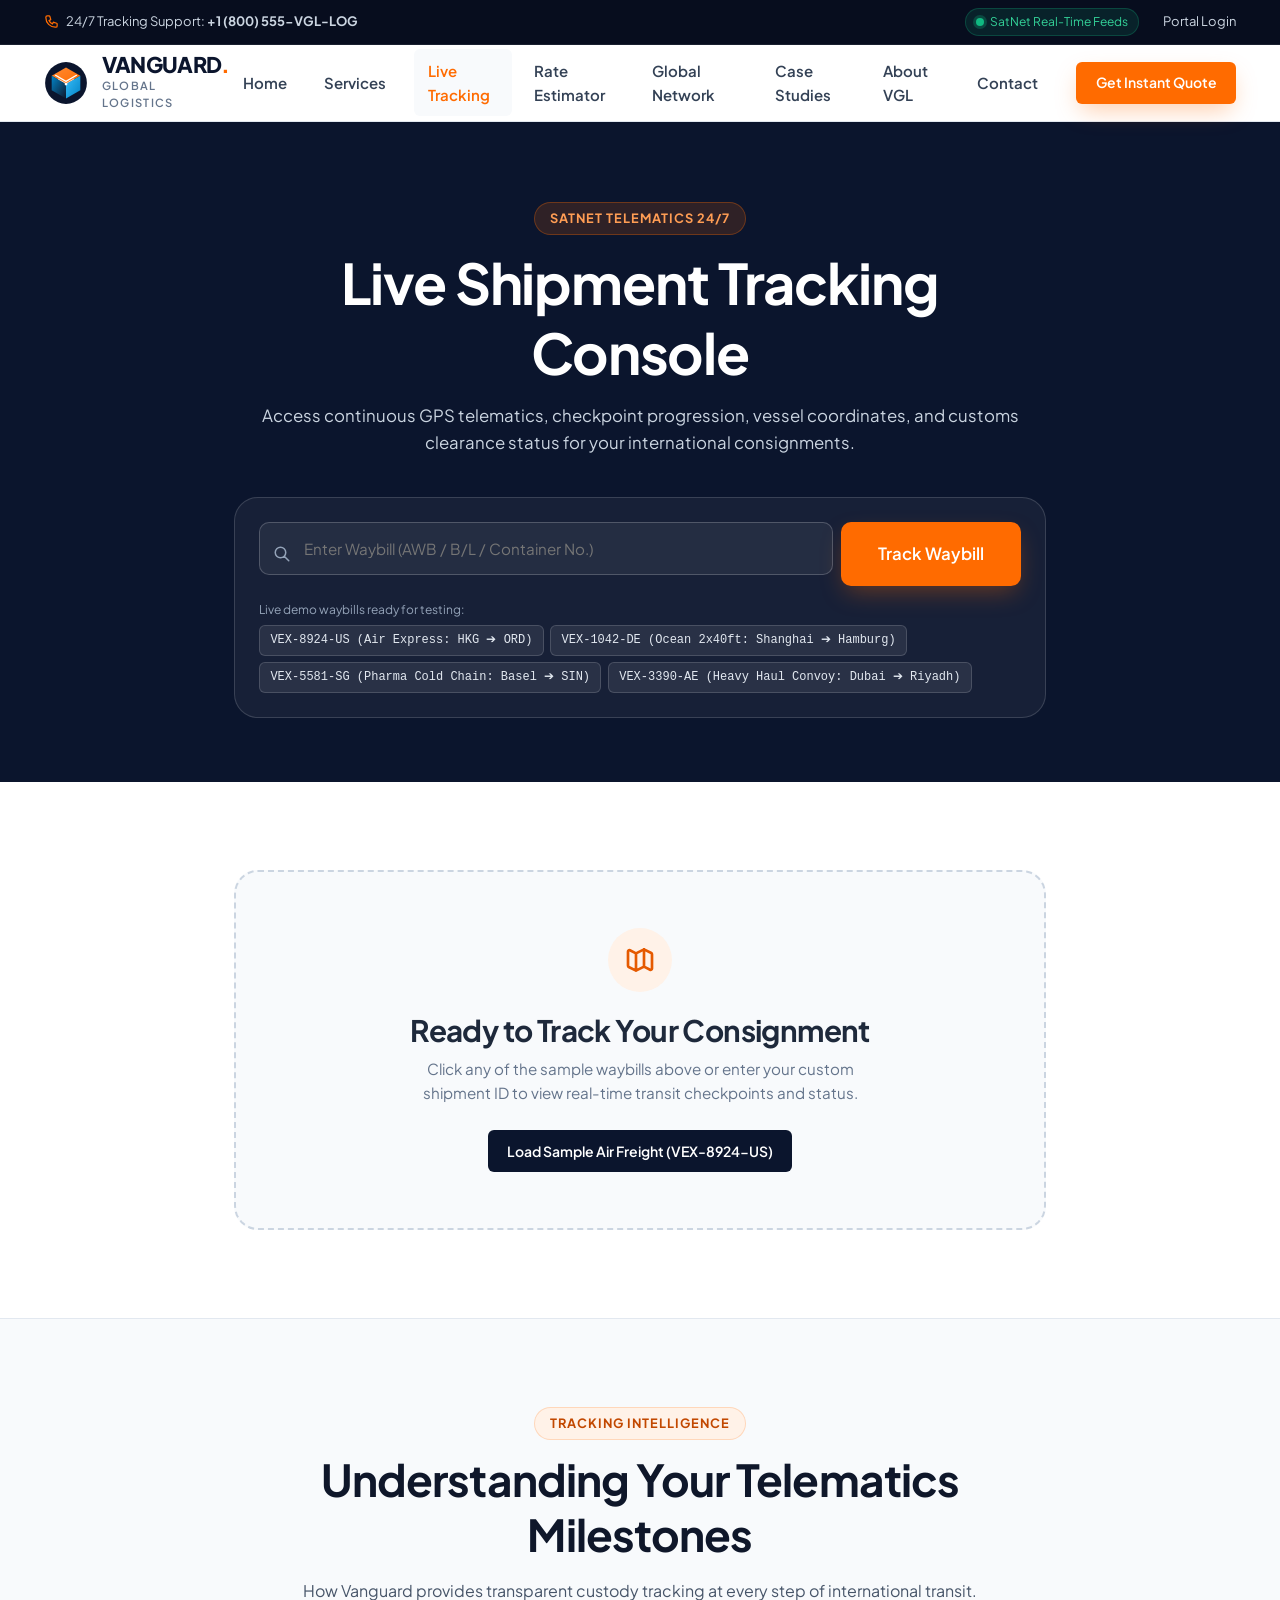
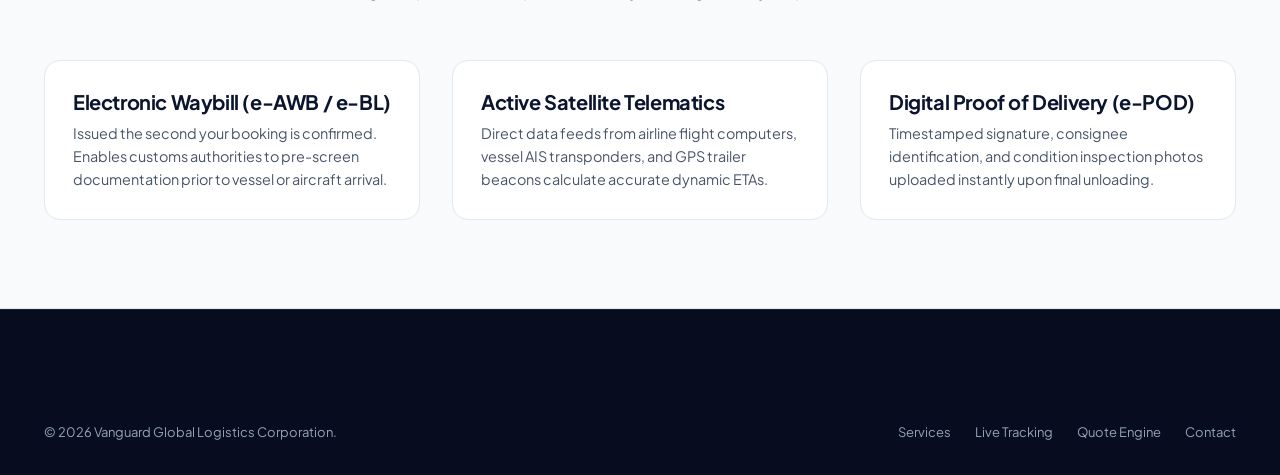
<file: tracking.html>
<!DOCTYPE html>
<html lang="en">
<head>
  <meta charset="UTF-8">
  <meta name="viewport" content="width=device-width, initial-scale=1.0">
  <title>Live Global Shipment Tracking Portal | Vanguard Logistics</title>
  <meta name="description" content="Track your international freight shipments in real-time. Enter your Air Waybill (AWB), Ocean Bill of Lading (B/L), or Container number.">
  <link rel="preconnect" href="https://fonts.googleapis.com">
  <link rel="preconnect" href="https://fonts.gstatic.com" crossorigin>
  <link href="https://fonts.googleapis.com/css2?family=Plus+Jakarta+Sans:wght@400;500;600;700;800&display=swap" rel="stylesheet">
  <link rel="stylesheet" href="css/main.css">
  <link rel="stylesheet" href="css/components.css">
  <link rel="stylesheet" href="css/responsive.css">
</head>
<body>

  <!-- TOP BAR -->
  <header class="top-bar">
    <div class="container top-bar-inner">
      <div class="top-bar-left">
        <div class="top-bar-item">
          <svg fill="none" stroke="currentColor" viewBox="0 0 24 24"><path stroke-linecap="round" stroke-linejoin="round" stroke-width="2" d="M3 5a2 2 0 012-2h3.28a1 1 0 01.948.684l1.498 4.493a1 1 0 01-.502 1.21l-2.257 1.13a11.042 11.042 0 005.516 5.516l1.13-2.257a1 1 0 011.21-.502l4.493 1.498a1 1 0 01.684.949V19a2 2 0 01-2 2h-1C9.716 21 3 14.284 3 6V5z"/></svg>
          <span>24/7 Tracking Support: <a href="tel:+18005558435"><strong>+1 (800) 555-VGL-LOG</strong></a></span>
        </div>
      </div>
      <div class="top-bar-right">
        <span class="system-status-indicator"><span class="pulse-dot"></span> SatNet Real-Time Feeds</span>
        <div class="top-bar-item"><a href="contact.html">Portal Login</a></div>
      </div>
    </div>
  </header>

  <!-- NAVBAR -->
  <nav class="site-header">
    <div class="container navbar-inner">
      <a href="index.html" class="brand-logo">
        <img src="images/logo.svg" alt="Vanguard Global Logistics" class="logo-icon-svg">
        <div class="brand-text">
          <span class="brand-name">VANGUARD<span>.</span></span>
          <span class="brand-tagline">GLOBAL LOGISTICS</span>
        </div>
      </a>

      <ul class="nav-menu">
        <li class="nav-item"><a href="index.html" class="nav-link">Home</a></li>
        <li class="nav-item">
          <a href="services.html" class="nav-link">
            Services
            <svg class="chevron" fill="none" stroke="currentColor" viewBox="0 0 24 24"><path stroke-linecap="round" stroke-linejoin="round" stroke-width="2" d="M19 9l-7 7-7-7"/></svg>
          </a>
          <ul class="dropdown-menu">
            <li class="dropdown-item"><a href="air-freight.html"><img src="images/icon-air.svg" class="dropdown-icon" alt=""> Air Freight Cargo</a></li>
            <li class="dropdown-item"><a href="ocean-freight.html"><img src="images/icon-ocean.svg" class="dropdown-icon" alt=""> Ocean Freight (FCL/LCL)</a></li>
            <li class="dropdown-item"><a href="road-transport.html"><img src="images/icon-road.svg" class="dropdown-icon" alt=""> Overland Road & Rail</a></li>
            <li class="dropdown-item"><a href="warehousing.html"><img src="images/icon-warehouse.svg" class="dropdown-icon" alt=""> Smart 3PL Warehousing</a></li>
            <li class="dropdown-item"><a href="services.html"><strong>View All 12 Capabilities &rarr;</strong></a></li>
          </ul>
        </li>
        <li class="nav-item"><a href="tracking.html" class="nav-link active">Live Tracking</a></li>
        <li class="nav-item"><a href="quote.html" class="nav-link">Rate Estimator</a></li>
        <li class="nav-item"><a href="network.html" class="nav-link">Global Network</a></li>
        <li class="nav-item"><a href="case-studies.html" class="nav-link">Case Studies</a></li>
        <li class="nav-item"><a href="about.html" class="nav-link">About VGL</a></li>
        <li class="nav-item"><a href="contact.html" class="nav-link">Contact</a></li>
      </ul>

      <div class="header-actions">
        <a href="quote.html" class="btn btn-accent btn-sm">Get Instant Quote</a>
        <button class="mobile-toggle-btn" aria-label="Open mobile menu">
          <svg fill="none" stroke="currentColor" viewBox="0 0 24 24"><path stroke-linecap="round" stroke-linejoin="round" stroke-width="2" d="M4 6h16M4 12h16M4 18h16"/></svg>
        </button>
      </div>
    </div>
  </nav>

  <!-- MOBILE NAV DRAWER -->
  <div class="mobile-nav-drawer">
    <div class="mobile-nav-overlay"></div>
    <div class="mobile-nav-panel">
      <div class="mobile-panel-header">
        <a href="index.html" class="brand-logo">
          <img src="images/logo.svg" alt="Vanguard Global Logistics" style="width: 36px; height: 36px;">
          <span class="brand-name" style="font-size: 1.15rem;">VANGUARD<span>.</span></span>
        </a>
        <button class="mobile-close-btn" aria-label="Close menu">
          <svg style="width:24px;height:24px;" fill="none" stroke="currentColor" viewBox="0 0 24 24"><path stroke-linecap="round" stroke-linejoin="round" stroke-width="2" d="M6 18L18 6M6 6l12 12"/></svg>
        </button>
      </div>
      <ul class="mobile-nav-links">
        <li><a href="index.html">Home</a></li>
        <li><a href="services.html">All Freight Services</a></li>
        <li><a href="air-freight.html">Air Freight Express</a></li>
        <li><a href="ocean-freight.html">Ocean Shipping (FCL/LCL)</a></li>
        <li><a href="road-transport.html">Road & Rail Transport</a></li>
        <li><a href="warehousing.html">Smart 3PL Warehousing</a></li>
        <li><a href="tracking.html" class="active">Live Tracking Console</a></li>
        <li><a href="quote.html">Freight Rate Estimator</a></li>
        <li><a href="network.html">Global Port Network</a></li>
        <li><a href="case-studies.html">Case Studies</a></li>
        <li><a href="about.html">About Vanguard</a></li>
        <li><a href="contact.html">Contact & Emergency Hubs</a></li>
      </ul>
    </div>
  </div>

  <main>
    <!-- TRACKING HERO & SEARCH CONSOLE -->
    <section class="section-dark" style="padding: 5rem 0 4rem 0;">
      <div class="container container-narrow text-center">
        <span class="badge-kicker badge-kicker-dark">SatNet Telematics 24/7</span>
        <h1 style="margin-top: 0.75rem; margin-bottom: 1rem;">Live Shipment Tracking Console</h1>
        <p style="color: var(--slate-300); margin-bottom: 2.5rem; font-size: 1.05rem;">
          Access continuous GPS telematics, checkpoint progression, vessel coordinates, and customs clearance status for your international consignments.
        </p>

        <form class="tracking-form" style="background: rgba(255, 255, 255, 0.05); padding: 1.5rem; border-radius: var(--radius-xl); border: 1px solid rgba(255, 255, 255, 0.15);">
          <div class="tracking-form-group" style="margin-bottom: 0.75rem;">
            <div class="tracking-input-wrapper">
              <svg fill="none" stroke="currentColor" viewBox="0 0 24 24"><path stroke-linecap="round" stroke-linejoin="round" stroke-width="2" d="M21 21l-6-6m2-5a7 7 0 11-14 0 7 7 0 0114 0z"/></svg>
              <input type="text" class="tracking-input" placeholder="Enter Waybill (AWB / B/L / Container No.)" required>
            </div>
            <button type="submit" class="btn btn-accent btn-lg">Track Waybill</button>
          </div>

          <div class="tracking-presets" style="text-align: left;">
            <p class="tracking-presets-label" style="color: var(--slate-400);">Live demo waybills ready for testing:</p>
            <div class="tracking-preset-chips">
              <span class="preset-chip" data-code="VEX-8924-US">VEX-8924-US (Air Express: HKG ➔ ORD)</span>
              <span class="preset-chip" data-code="VEX-1042-DE">VEX-1042-DE (Ocean 2x40ft: Shanghai ➔ Hamburg)</span>
              <span class="preset-chip" data-code="VEX-5581-SG">VEX-5581-SG (Pharma Cold Chain: Basel ➔ SIN)</span>
              <span class="preset-chip" data-code="VEX-3390-AE">VEX-3390-AE (Heavy Haul Convoy: Dubai ➔ Riyadh)</span>
            </div>
          </div>
        </form>
      </div>
    </section>

    <!-- TRACKING RESULT CONTAINER -->
    <section class="section">
      <div class="container container-narrow">
        <div id="tracking-result-container">
          <!-- Default prompt state before search -->
          <div style="background-color: var(--slate-50); border: 2px dashed var(--slate-300); border-radius: var(--radius-xl); padding: 3.5rem 2rem; text-align: center;">
            <div style="width: 64px; height: 64px; border-radius: 50%; background-color: var(--accent-light); color: var(--accent-600); display: flex; align-items: center; justify-content: center; margin: 0 auto 1.25rem auto;">
              <svg style="width:32px;height:32px;" fill="none" stroke="currentColor" viewBox="0 0 24 24"><path stroke-linecap="round" stroke-linejoin="round" stroke-width="2" d="M9 20l-5.447-2.724A1 1 0 013 16.382V5.618a1 1 0 011.447-.894L9 7m0 13l6-3m-6 3V7m6 10l4.553 2.276A1 1 0 0021 18.382V7.618a1 1 0 00-.553-.894L15 4m0 13V4m0 0L9 7"/></svg>
            </div>
            <h3 style="margin-bottom: 0.5rem; color: var(--slate-800);">Ready to Track Your Consignment</h3>
            <p style="color: var(--slate-500); max-width: 480px; margin: 0 auto 1.5rem auto; font-size: 0.95rem;">
              Click any of the sample waybills above or enter your custom shipment ID to view real-time transit checkpoints and status.
            </p>
            <button class="btn btn-primary btn-sm" onclick="executeTrackingSearch('VEX-8924-US')">
              Load Sample Air Freight (VEX-8924-US)
            </button>
          </div>
        </div>
      </div>
    </section>

    <!-- TRACKING EXPLANATION / FAQ -->
    <section class="section section-muted">
      <div class="container">
        <div class="section-header">
          <span class="badge-kicker">Tracking Intelligence</span>
          <h2>Understanding Your Telematics Milestones</h2>
          <p>How Vanguard provides transparent custody tracking at every step of international transit.</p>
        </div>

        <div class="grid grid-cols-3">
          <div style="background-color: var(--white); border: 1px solid var(--slate-200); border-radius: var(--radius-lg); padding: 1.75rem;">
            <h4 style="margin-bottom: 0.5rem; color: var(--primary-900);">Electronic Waybill (e-AWB / e-BL)</h4>
            <p style="font-size: 0.9rem; color: var(--slate-600);">
              Issued the second your booking is confirmed. Enables customs authorities to pre-screen documentation prior to vessel or aircraft arrival.
            </p>
          </div>

          <div style="background-color: var(--white); border: 1px solid var(--slate-200); border-radius: var(--radius-lg); padding: 1.75rem;">
            <h4 style="margin-bottom: 0.5rem; color: var(--primary-900);">Active Satellite Telematics</h4>
            <p style="font-size: 0.9rem; color: var(--slate-600);">
              Direct data feeds from airline flight computers, vessel AIS transponders, and GPS trailer beacons calculate accurate dynamic ETAs.
            </p>
          </div>

          <div style="background-color: var(--white); border: 1px solid var(--slate-200); border-radius: var(--radius-lg); padding: 1.75rem;">
            <h4 style="margin-bottom: 0.5rem; color: var(--primary-900);">Digital Proof of Delivery (e-POD)</h4>
            <p style="font-size: 0.9rem; color: var(--slate-600);">
              Timestamped signature, consignee identification, and condition inspection photos uploaded instantly upon final unloading.
            </p>
          </div>
        </div>
      </div>
    </section>
  </main>

  <!-- FOOTER -->
  <footer class="site-footer">
    <div class="container">
      <div class="footer-bottom" style="border:none; padding: 2rem 0;">
        <div class="footer-bottom-inner">
          <div>&copy; <span class="current-year">2026</span> Vanguard Global Logistics Corporation.</div>
          <div class="footer-bottom-links">
            <a href="services.html">Services</a>
            <a href="tracking.html">Live Tracking</a>
            <a href="quote.html">Quote Engine</a>
            <a href="contact.html">Contact</a>
          </div>
        </div>
      </div>
    </div>
  </footer>

  <script src="js/main.js"></script>
  <script src="js/tracking.js"></script>
</body>
</html>
</file>
<file: css/main.css>
/* ==========================================================================
   VANGUARD GLOBAL LOGISTICS (VGL) - Core Design System & Base CSS
   ========================================================================== */

:root {
  /* Brand Palette */
  --primary-950: #070d1e;
  --primary-900: #0b152d;
  --primary-800: #112247;
  --primary-700: #1b356d;
  --primary-600: #254d9b;
  
  --accent-500: #ff6b00;
  --accent-600: #e55a00;
  --accent-700: #c24800;
  --accent-light: #fff2e8;
  
  --secondary-500: #0284c7;
  --secondary-600: #0369a1;
  --secondary-light: #e0f2fe;

  --success-500: #10b981;
  --success-light: #ecfdf5;
  --warning-500: #f59e0b;
  --warning-light: #fffbeb;
  --danger-500: #ef4444;

  /* Neutral Tones */
  --slate-900: #0f172a;
  --slate-800: #1e293b;
  --slate-700: #334155;
  --slate-600: #475569;
  --slate-500: #64748b;
  --slate-400: #94a3b8;
  --slate-300: #cbd5e1;
  --slate-200: #e2e8f0;
  --slate-100: #f1f5f9;
  --slate-50:  #f8fafc;
  --white:     #ffffff;

  /* Typography */
  --font-sans: 'Plus Jakarta Sans', system-ui, -apple-system, BlinkMacSystemFont, 'Segoe UI', Roboto, Helvetica, Arial, sans-serif;
  --font-heading: 'Plus Jakarta Sans', system-ui, -apple-system, sans-serif;

  /* Elevation Shadows */
  --shadow-sm: 0 1px 2px 0 rgba(15, 23, 42, 0.05);
  --shadow-md: 0 4px 6px -1px rgba(15, 23, 42, 0.08), 0 2px 4px -2px rgba(15, 23, 42, 0.06);
  --shadow-lg: 0 10px 15px -3px rgba(15, 23, 42, 0.08), 0 4px 6px -4px rgba(15, 23, 42, 0.04);
  --shadow-xl: 0 20px 25px -5px rgba(15, 23, 42, 0.10), 0 8px 10px -6px rgba(15, 23, 42, 0.05);
  --shadow-2xl: 0 25px 50px -12px rgba(15, 23, 42, 0.22);
  --shadow-accent: 0 10px 25px -5px rgba(255, 107, 0, 0.35);

  /* Border Radii */
  --radius-sm: 6px;
  --radius-md: 10px;
  --radius-lg: 16px;
  --radius-xl: 24px;
  --radius-full: 9999px;

  /* Layout */
  --container-max: 1240px;
  --transition: all 0.25s cubic-bezier(0.4, 0, 0.2, 1);
}

/* Reset & Box Sizing */
*, *::before, *::after {
  box-sizing: border-box;
  margin: 0;
  padding: 0;
}

html {
  font-family: var(--font-sans);
  font-size: 16px;
  line-height: 1.6;
  color: var(--slate-800);
  background-color: var(--white);
  scroll-behavior: smooth;
  -webkit-font-smoothing: antialiased;
  -moz-osx-font-smoothing: grayscale;
}

body {
  min-height: 100vh;
  display: flex;
  flex-direction: column;
  overflow-x: hidden;
}

main {
  flex: 1 0 auto;
}

/* Typography Defaults */
h1, h2, h3, h4, h5, h6 {
  font-family: var(--font-heading);
  color: var(--slate-900);
  font-weight: 700;
  line-height: 1.25;
  letter-spacing: -0.02em;
}

h1 { font-size: clamp(2.25rem, 4vw + 1rem, 3.5rem); }
h2 { font-size: clamp(1.85rem, 3vw + 0.5rem, 2.75rem); }
h3 { font-size: clamp(1.4rem, 2vw + 0.25rem, 1.85rem); }
h4 { font-size: 1.25rem; }
h5 { font-size: 1.1rem; }
h6 { font-size: 0.95rem; }

p {
  margin-bottom: 1rem;
  color: var(--slate-600);
}

p:last-child {
  margin-bottom: 0;
}

a {
  color: var(--primary-600);
  text-decoration: none;
  transition: var(--transition);
}

a:hover {
  color: var(--accent-500);
}

img, svg {
  display: block;
  max-width: 100%;
  height: auto;
}

button, input, select, textarea {
  font: inherit;
}

/* Layout Container */
.container {
  width: 100%;
  max-width: var(--container-max);
  margin-left: auto;
  margin-right: auto;
  padding-left: 1.5rem;
  padding-right: 1.5rem;
}

.container-wide {
  max-width: 1400px;
}

.container-narrow {
  max-width: 860px;
}

.section {
  padding-top: 5.5rem;
  padding-bottom: 5.5rem;
  position: relative;
}

.section-sm {
  padding-top: 3.5rem;
  padding-bottom: 3.5rem;
}

.section-dark {
  background-color: var(--primary-900);
  color: var(--white);
}

.section-dark h1,
.section-dark h2,
.section-dark h3,
.section-dark h4 {
  color: var(--white);
}

.section-dark p {
  color: var(--slate-300);
}

.section-muted {
  background-color: var(--slate-50);
  border-top: 1px solid var(--slate-200);
  border-bottom: 1px solid var(--slate-200);
}

/* Section Header Typography */
.section-header {
  text-align: center;
  max-width: 720px;
  margin: 0 auto 3.5rem auto;
}

.section-header.text-left {
  text-align: left;
  margin-left: 0;
}

.section-header h2 {
  margin-top: 0.75rem;
  margin-bottom: 1rem;
}

.badge-kicker {
  display: inline-flex;
  align-items: center;
  gap: 0.5rem;
  padding: 0.35rem 0.95rem;
  background-color: var(--accent-light);
  color: var(--accent-700);
  font-size: 0.8rem;
  font-weight: 700;
  text-transform: uppercase;
  letter-spacing: 0.08em;
  border-radius: var(--radius-full);
  border: 1px solid rgba(255, 107, 0, 0.2);
}

.badge-kicker-dark {
  background-color: rgba(255, 107, 0, 0.15);
  color: #ff9d54;
  border-color: rgba(255, 107, 0, 0.3);
}

.badge-kicker-blue {
  background-color: var(--secondary-light);
  color: var(--secondary-600);
  border-color: rgba(2, 132, 199, 0.25);
}

/* Buttons */
.btn {
  display: inline-flex;
  align-items: center;
  justify-content: center;
  gap: 0.6rem;
  font-weight: 600;
  font-size: 0.95rem;
  padding: 0.85rem 1.75rem;
  border-radius: var(--radius-md);
  border: 1px solid transparent;
  cursor: pointer;
  transition: var(--transition);
  white-space: nowrap;
}

.btn-sm {
  padding: 0.55rem 1.15rem;
  font-size: 0.875rem;
  border-radius: var(--radius-sm);
}

.btn-lg {
  padding: 1.1rem 2.25rem;
  font-size: 1.05rem;
  border-radius: var(--radius-md);
}

.btn-accent {
  background-color: var(--accent-500);
  color: var(--white);
  box-shadow: var(--shadow-accent);
}

.btn-accent:hover {
  background-color: var(--accent-600);
  color: var(--white);
  transform: translateY(-2px);
  box-shadow: 0 12px 28px -4px rgba(255, 107, 0, 0.45);
}

.btn-primary {
  background-color: var(--primary-900);
  color: var(--white);
}

.btn-primary:hover {
  background-color: var(--primary-800);
  color: var(--white);
  transform: translateY(-2px);
}

.btn-white {
  background-color: var(--white);
  color: var(--primary-900);
}

.btn-white:hover {
  background-color: var(--slate-100);
  color: var(--primary-950);
}

.btn-outline {
  background-color: transparent;
  border-color: var(--slate-300);
  color: var(--slate-700);
}

.btn-outline:hover {
  background-color: var(--slate-100);
  border-color: var(--slate-400);
  color: var(--slate-900);
}

.btn-outline-white {
  background-color: transparent;
  border-color: rgba(255, 255, 255, 0.3);
  color: var(--white);
}

.btn-outline-white:hover {
  background-color: rgba(255, 255, 255, 0.1);
  border-color: var(--white);
  color: var(--white);
}

/* Grid System */
.grid {
  display: grid;
  gap: 2rem;
}

.grid-cols-2 { grid-template-columns: repeat(2, 1fr); }
.grid-cols-3 { grid-template-columns: repeat(3, 1fr); }
.grid-cols-4 { grid-template-columns: repeat(4, 1fr); }

.items-center { align-items: center; }
.justify-between { justify-content: space-between; }
.text-center { text-align: center; }

/* Flex utilities */
.flex { display: flex; }
.flex-col { flex-direction: column; }
.gap-1 { gap: 0.25rem; }
.gap-2 { gap: 0.5rem; }
.gap-3 { gap: 0.75rem; }
.gap-4 { gap: 1rem; }
.gap-6 { gap: 1.5rem; }

/* Badges */
.badge {
  display: inline-flex;
  align-items: center;
  padding: 0.25rem 0.65rem;
  font-size: 0.75rem;
  font-weight: 600;
  border-radius: var(--radius-full);
}

.badge-success {
  background-color: var(--success-light);
  color: #065f46;
}

.badge-warning {
  background-color: var(--warning-light);
  color: #92400e;
}

.badge-info {
  background-color: var(--secondary-light);
  color: #075985;
}

/* Animations */
@keyframes pulseGlow {
  0%, 100% { opacity: 1; transform: scale(1); }
  50% { opacity: 0.7; transform: scale(1.05); }
}

.pulse-dot {
  width: 8px;
  height: 8px;
  border-radius: 50%;
  background-color: var(--success-500);
  box-shadow: 0 0 0 3px rgba(16, 185, 129, 0.25);
  animation: pulseGlow 2s infinite ease-in-out;
}
</file>
<file: css/components.css>
/* ==========================================================================
   VANGUARD GLOBAL LOGISTICS (VGL) - Component Stylesheet
   ========================================================================== */

/* 1. TOP UTILITY ANNOUNCEMENT BAR */
.top-bar {
  background-color: var(--primary-950);
  color: var(--slate-400);
  font-size: 0.8125rem;
  border-bottom: 1px solid rgba(255, 255, 255, 0.08);
  padding: 0.5rem 0;
}

.top-bar-inner {
  display: flex;
  align-items: center;
  justify-content: space-between;
  gap: 1rem;
}

.top-bar-left, .top-bar-right {
  display: flex;
  align-items: center;
  gap: 1.5rem;
  flex-wrap: wrap;
}

.top-bar-item {
  display: inline-flex;
  align-items: center;
  gap: 0.45rem;
  color: var(--slate-300);
}

.top-bar-item svg {
  width: 15px;
  height: 15px;
  color: var(--accent-500);
}

.top-bar-item a {
  color: var(--slate-300);
}

.top-bar-item a:hover {
  color: var(--white);
}

.system-status-indicator {
  display: inline-flex;
  align-items: center;
  gap: 0.4rem;
  font-size: 0.75rem;
  background-color: rgba(16, 185, 129, 0.12);
  color: #34d399;
  padding: 0.2rem 0.6rem;
  border-radius: var(--radius-full);
  border: 1px solid rgba(16, 185, 129, 0.25);
}

/* 2. CORPORATE MAIN NAVBAR */
.site-header {
  position: sticky;
  top: 0;
  z-index: 1000;
  background-color: var(--white);
  border-bottom: 1px solid var(--slate-200);
  box-shadow: var(--shadow-sm);
  transition: var(--transition);
}

.site-header.scrolled {
  box-shadow: var(--shadow-md);
  padding: 0.2rem 0;
}

.navbar-inner {
  display: flex;
  align-items: center;
  justify-content: space-between;
  height: 76px;
  gap: 1.5rem;
}

/* Brand Logo */
.brand-logo {
  display: flex;
  align-items: center;
  gap: 0.85rem;
  text-decoration: none;
}

.logo-icon-svg {
  width: 44px;
  height: 44px;
  flex-shrink: 0;
}

.brand-text {
  display: flex;
  flex-direction: column;
}

.brand-name {
  font-family: var(--font-heading);
  font-size: 1.35rem;
  font-weight: 800;
  color: var(--primary-900);
  letter-spacing: -0.03em;
  line-height: 1.1;
}

.brand-name span {
  color: var(--accent-500);
}

.brand-tagline {
  font-size: 0.7rem;
  font-weight: 600;
  color: var(--slate-500);
  text-transform: uppercase;
  letter-spacing: 0.12em;
}

/* Nav Menu */
.nav-menu {
  display: flex;
  align-items: center;
  list-style: none;
  gap: 0.5rem;
}

.nav-item {
  position: relative;
}

.nav-link {
  display: inline-flex;
  align-items: center;
  gap: 0.35rem;
  padding: 0.6rem 0.9rem;
  font-size: 0.9375rem;
  font-weight: 600;
  color: var(--slate-700);
  border-radius: var(--radius-sm);
  transition: var(--transition);
}

.nav-link:hover,
.nav-link.active {
  color: var(--accent-500);
  background-color: var(--slate-50);
}

.nav-link svg.chevron {
  width: 14px;
  height: 14px;
  transition: transform 0.2s ease;
}

.nav-item:hover .nav-link svg.chevron {
  transform: rotate(180deg);
}

/* Dropdown Menu */
.dropdown-menu {
  position: absolute;
  top: 100%;
  left: 0;
  width: 260px;
  background-color: var(--white);
  border-radius: var(--radius-md);
  border: 1px solid var(--slate-200);
  box-shadow: var(--shadow-xl);
  padding: 0.75rem 0;
  list-style: none;
  opacity: 0;
  visibility: hidden;
  transform: translateY(10px);
  transition: var(--transition);
  z-index: 100;
}

.nav-item:hover .dropdown-menu {
  opacity: 1;
  visibility: visible;
  transform: translateY(0);
}

.dropdown-item a {
  display: flex;
  align-items: center;
  gap: 0.75rem;
  padding: 0.65rem 1.25rem;
  font-size: 0.875rem;
  font-weight: 500;
  color: var(--slate-700);
  transition: var(--transition);
}

.dropdown-item a:hover {
  background-color: var(--accent-light);
  color: var(--accent-700);
  padding-left: 1.5rem;
}

.dropdown-icon {
  width: 18px;
  height: 18px;
  color: var(--accent-500);
}

/* Header Action Right */
.header-actions {
  display: flex;
  align-items: center;
  gap: 1rem;
}

.header-phone-box {
  display: flex;
  align-items: center;
  gap: 0.75rem;
  text-decoration: none;
}

.phone-icon-circle {
  width: 40px;
  height: 40px;
  border-radius: 50%;
  background-color: var(--accent-light);
  color: var(--accent-600);
  display: flex;
  align-items: center;
  justify-content: center;
}

.phone-icon-circle svg {
  width: 18px;
  height: 18px;
}

.phone-text-wrapper {
  display: flex;
  flex-direction: column;
}

.phone-sub {
  font-size: 0.7rem;
  color: var(--slate-500);
  font-weight: 600;
  text-transform: uppercase;
}

.phone-main {
  font-size: 0.95rem;
  font-weight: 700;
  color: var(--slate-900);
}

/* Mobile Toggle Hamburger */
.mobile-toggle-btn {
  display: none;
  background: none;
  border: 1px solid var(--slate-300);
  border-radius: var(--radius-sm);
  padding: 0.5rem;
  color: var(--slate-800);
  cursor: pointer;
}

.mobile-toggle-btn svg {
  width: 24px;
  height: 24px;
}

/* 3. HERO SECTION & DUAL INTERACTIVE WIDGET */
.hero-logistics {
  position: relative;
  background: linear-gradient(135deg, var(--primary-950) 0%, var(--primary-900) 60%, var(--primary-800) 100%);
  color: var(--white);
  padding: 5.5rem 0 6rem 0;
  overflow: hidden;
}

.hero-bg-overlay {
  position: absolute;
  inset: 0;
  background-image: 
    radial-gradient(circle at 10% 20%, rgba(255, 107, 0, 0.12) 0%, transparent 40%),
    radial-gradient(circle at 90% 80%, rgba(2, 132, 199, 0.12) 0%, transparent 40%),
    linear-gradient(rgba(255, 255, 255, 0.03) 1px, transparent 1px),
    linear-gradient(90deg, rgba(255, 255, 255, 0.03) 1px, transparent 1px);
  background-size: 100% 100%, 100% 100%, 40px 40px, 40px 40px;
  pointer-events: none;
}

.hero-grid {
  display: grid;
  grid-template-columns: 1.15fr 0.95fr;
  gap: 3.5rem;
  align-items: center;
  position: relative;
  z-index: 10;
}

.hero-content h1 {
  color: var(--white);
  margin-top: 1rem;
  margin-bottom: 1.25rem;
  font-weight: 800;
  line-height: 1.15;
}

.hero-content h1 span.highlight {
  background: linear-gradient(120deg, #ff8a33 0%, var(--accent-500) 100%);
  -webkit-background-clip: text;
  -webkit-text-fill-color: transparent;
}

.hero-lead {
  font-size: 1.15rem;
  line-height: 1.7;
  color: var(--slate-300);
  margin-bottom: 2rem;
  max-width: 580px;
}

.hero-features-list {
  display: flex;
  gap: 1.75rem;
  flex-wrap: wrap;
  margin-bottom: 2.5rem;
}

.hero-feature-item {
  display: flex;
  align-items: center;
  gap: 0.6rem;
  font-size: 0.9rem;
  color: var(--slate-200);
  font-weight: 500;
}

.hero-feature-item svg {
  width: 18px;
  height: 18px;
  color: var(--accent-500);
}

/* HERO INTERACTIVE WIDGET CARD */
.hero-widget-card {
  background: rgba(15, 23, 42, 0.85);
  backdrop-filter: blur(16px);
  -webkit-backdrop-filter: blur(16px);
  border: 1px solid rgba(255, 255, 255, 0.15);
  border-radius: var(--radius-xl);
  padding: 1.75rem;
  box-shadow: var(--shadow-2xl);
}

.widget-tabs-nav {
  display: flex;
  background-color: rgba(255, 255, 255, 0.08);
  border-radius: var(--radius-md);
  padding: 0.35rem;
  margin-bottom: 1.5rem;
  gap: 0.35rem;
}

.widget-tab-btn {
  flex: 1;
  display: inline-flex;
  align-items: center;
  justify-content: center;
  gap: 0.5rem;
  padding: 0.7rem 1rem;
  font-size: 0.9rem;
  font-weight: 700;
  color: var(--slate-300);
  background: transparent;
  border: none;
  border-radius: var(--radius-sm);
  cursor: pointer;
  transition: var(--transition);
}

.widget-tab-btn svg {
  width: 17px;
  height: 17px;
}

.widget-tab-btn.active {
  background-color: var(--accent-500);
  color: var(--white);
  box-shadow: var(--shadow-sm);
}

.tab-pane {
  display: none;
}

.tab-pane.active {
  display: block;
  animation: fadeIn 0.3s ease;
}

@keyframes fadeIn {
  from { opacity: 0; transform: translateY(4px); }
  to { opacity: 1; transform: translateY(0); }
}

/* Tracking Widget Form Inside Hero */
.tracking-form-group {
  display: flex;
  gap: 0.5rem;
  margin-bottom: 1rem;
}

.tracking-input-wrapper {
  position: relative;
  flex: 1;
}

.tracking-input-wrapper input {
  width: 100%;
  padding: 0.85rem 1rem 0.85rem 2.75rem;
  background-color: rgba(255, 255, 255, 0.06);
  border: 1px solid rgba(255, 255, 255, 0.2);
  border-radius: var(--radius-md);
  color: var(--white);
  font-size: 0.95rem;
  outline: none;
  transition: var(--transition);
}

.tracking-input-wrapper input:focus {
  border-color: var(--accent-500);
  background-color: rgba(255, 255, 255, 0.1);
}

.tracking-input-wrapper svg {
  position: absolute;
  left: 0.9rem;
  top: 50%;
  transform: translateY(-50%);
  width: 18px;
  height: 18px;
  color: var(--slate-400);
}

.tracking-presets {
  margin-top: 0.85rem;
}

.tracking-presets-label {
  font-size: 0.75rem;
  color: var(--slate-400);
  margin-bottom: 0.4rem;
}

.tracking-preset-chips {
  display: flex;
  flex-wrap: wrap;
  gap: 0.4rem;
}

.preset-chip {
  background-color: rgba(255, 255, 255, 0.08);
  border: 1px solid rgba(255, 255, 255, 0.15);
  color: var(--slate-200);
  font-size: 0.75rem;
  font-family: monospace;
  padding: 0.3rem 0.65rem;
  border-radius: var(--radius-sm);
  cursor: pointer;
  transition: var(--transition);
}

.preset-chip:hover {
  background-color: var(--accent-500);
  color: var(--white);
  border-color: var(--accent-500);
}

/* Quick Rate Estimator Inside Hero */
.estimator-grid {
  display: grid;
  grid-template-columns: 1fr 1fr;
  gap: 0.85rem;
  margin-bottom: 1rem;
}

.form-field label {
  display: block;
  font-size: 0.8rem;
  font-weight: 600;
  color: var(--slate-300);
  margin-bottom: 0.35rem;
}

.form-field select,
.form-field input {
  width: 100%;
  padding: 0.75rem 0.9rem;
  background-color: rgba(255, 255, 255, 0.06);
  border: 1px solid rgba(255, 255, 255, 0.2);
  border-radius: var(--radius-md);
  color: var(--white);
  font-size: 0.875rem;
  outline: none;
}

.form-field select option {
  background-color: var(--slate-900);
  color: var(--white);
}

.form-field select:focus,
.form-field input:focus {
  border-color: var(--accent-500);
}

.estimator-result-box {
  background: rgba(255, 107, 0, 0.12);
  border: 1px solid rgba(255, 107, 0, 0.3);
  border-radius: var(--radius-md);
  padding: 0.85rem 1rem;
  display: flex;
  align-items: center;
  justify-content: space-between;
  margin-top: 0.85rem;
}

.result-label {
  font-size: 0.8rem;
  color: var(--slate-300);
}

.result-val {
  font-size: 1.35rem;
  font-weight: 800;
  color: #ff9d54;
}

/* 4. KPI STATS STRIP */
.stats-strip {
  background-color: var(--white);
  position: relative;
  z-index: 20;
  margin-top: -3rem;
  border-radius: var(--radius-xl);
  box-shadow: var(--shadow-xl);
  padding: 2.25rem 2rem;
  border: 1px solid var(--slate-200);
}

.stats-grid {
  display: grid;
  grid-template-columns: repeat(4, 1fr);
  gap: 1.5rem;
  divide-x: 1px solid var(--slate-200);
}

.stat-item {
  display: flex;
  align-items: center;
  gap: 1.25rem;
  padding: 0 1rem;
}

.stat-icon {
  width: 52px;
  height: 52px;
  border-radius: var(--radius-lg);
  background-color: var(--accent-light);
  color: var(--accent-600);
  display: flex;
  align-items: center;
  justify-content: center;
  flex-shrink: 0;
}

.stat-icon svg {
  width: 26px;
  height: 26px;
}

.stat-number {
  font-family: var(--font-heading);
  font-size: 2rem;
  font-weight: 800;
  color: var(--slate-900);
  line-height: 1.1;
}

.stat-label {
  font-size: 0.85rem;
  color: var(--slate-500);
  font-weight: 500;
}

/* 5. SERVICE CARDS & GRID */
.service-card {
  background-color: var(--white);
  border-radius: var(--radius-lg);
  border: 1px solid var(--slate-200);
  overflow: hidden;
  transition: var(--transition);
  display: flex;
  flex-direction: column;
  position: relative;
}

.service-card:hover {
  transform: translateY(-6px);
  box-shadow: var(--shadow-xl);
  border-color: var(--slate-300);
}

.service-card-image {
  position: relative;
  height: 220px;
  overflow: hidden;
  background-color: var(--slate-100);
}

.service-card-image img {
  width: 100%;
  height: 100%;
  object-fit: cover;
  transition: transform 0.4s ease;
}

.service-card:hover .service-card-image img {
  transform: scale(1.05);
}

.service-card-badge {
  position: absolute;
  top: 1rem;
  right: 1rem;
  background-color: rgba(15, 23, 42, 0.85);
  backdrop-filter: blur(8px);
  color: var(--white);
  padding: 0.35rem 0.75rem;
  border-radius: var(--radius-full);
  font-size: 0.75rem;
  font-weight: 600;
  display: inline-flex;
  align-items: center;
  gap: 0.35rem;
}

.service-card-content {
  padding: 1.75rem;
  display: flex;
  flex-direction: column;
  flex: 1;
}

.service-card-icon {
  width: 48px;
  height: 48px;
  border-radius: var(--radius-md);
  background-color: var(--accent-light);
  color: var(--accent-600);
  display: flex;
  align-items: center;
  justify-content: center;
  margin-bottom: 1.25rem;
}

.service-card-icon svg {
  width: 24px;
  height: 24px;
}

.service-card-title {
  font-size: 1.3rem;
  margin-bottom: 0.75rem;
  color: var(--slate-900);
}

.service-card-desc {
  font-size: 0.925rem;
  color: var(--slate-600);
  margin-bottom: 1.25rem;
  flex-grow: 1;
}

.service-features-list {
  list-style: none;
  margin-bottom: 1.5rem;
  border-top: 1px dashed var(--slate-200);
  padding-top: 1rem;
}

.service-features-list li {
  display: flex;
  align-items: center;
  gap: 0.5rem;
  font-size: 0.85rem;
  color: var(--slate-700);
  margin-bottom: 0.45rem;
}

.service-features-list li svg {
  width: 15px;
  height: 15px;
  color: var(--success-500);
  flex-shrink: 0;
}

.service-card-link {
  display: inline-flex;
  align-items: center;
  gap: 0.5rem;
  font-weight: 700;
  font-size: 0.9rem;
  color: var(--accent-600);
}

.service-card-link svg {
  width: 16px;
  height: 16px;
  transition: transform 0.2s ease;
}

.service-card-link:hover svg {
  transform: translateX(4px);
}

/* 6. INTERACTIVE TRACKING RESULT DISPLAY */
.tracking-result-card {
  background-color: var(--white);
  border-radius: var(--radius-xl);
  border: 1px solid var(--slate-200);
  box-shadow: var(--shadow-lg);
  padding: 2.25rem;
  margin-top: 2rem;
  animation: fadeIn 0.35s ease;
}

.tracking-header-meta {
  display: flex;
  align-items: center;
  justify-content: space-between;
  flex-wrap: wrap;
  gap: 1rem;
  padding-bottom: 1.5rem;
  border-bottom: 1px solid var(--slate-200);
  margin-bottom: 2rem;
}

.waybill-meta-group h3 {
  font-size: 1.5rem;
  margin-bottom: 0.25rem;
}

.waybill-meta-group span {
  font-size: 0.85rem;
  color: var(--slate-500);
}

.tracking-status-chip {
  padding: 0.5rem 1.15rem;
  font-size: 0.875rem;
  font-weight: 700;
  border-radius: var(--radius-full);
  display: inline-flex;
  align-items: center;
  gap: 0.5rem;
}

.status-in-transit {
  background-color: var(--secondary-light);
  color: var(--secondary-600);
  border: 1px solid rgba(2, 132, 199, 0.3);
}

.status-customs {
  background-color: var(--warning-light);
  color: #b45309;
  border: 1px solid rgba(245, 158, 11, 0.3);
}

.status-delivered {
  background-color: var(--success-light);
  color: #047857;
  border: 1px solid rgba(16, 185, 129, 0.3);
}

/* Visual Milestone Progress Bar */
.progress-milestones {
  display: grid;
  grid-template-columns: repeat(4, 1fr);
  gap: 1rem;
  position: relative;
  margin-bottom: 2.5rem;
}

.progress-milestones::before {
  content: "";
  position: absolute;
  top: 18px;
  left: 10%;
  right: 10%;
  height: 4px;
  background-color: var(--slate-200);
  z-index: 1;
}

.progress-milestone-step {
  position: relative;
  z-index: 2;
  text-align: center;
}

.step-icon-bubble {
  width: 40px;
  height: 40px;
  border-radius: 50%;
  background-color: var(--white);
  border: 3px solid var(--slate-300);
  color: var(--slate-400);
  margin: 0 auto 0.75rem auto;
  display: flex;
  align-items: center;
  justify-content: center;
  font-weight: 700;
  font-size: 0.85rem;
  transition: var(--transition);
}

.progress-milestone-step.completed .step-icon-bubble {
  background-color: var(--success-500);
  border-color: var(--success-500);
  color: var(--white);
}

.progress-milestone-step.active .step-icon-bubble {
  background-color: var(--accent-500);
  border-color: var(--accent-500);
  color: var(--white);
  box-shadow: 0 0 0 4px rgba(255, 107, 0, 0.2);
}

.step-title {
  font-weight: 700;
  font-size: 0.875rem;
  color: var(--slate-800);
}

.step-time {
  font-size: 0.75rem;
  color: var(--slate-500);
}

/* Timeline Checkpoints List */
.checkpoint-timeline {
  position: relative;
  padding-left: 2rem;
  border-left: 2px solid var(--slate-200);
  margin-left: 1rem;
}

.checkpoint-node {
  position: relative;
  margin-bottom: 1.75rem;
}

.checkpoint-node:last-child {
  margin-bottom: 0;
}

.checkpoint-dot {
  position: absolute;
  left: -2.45rem;
  top: 0.2rem;
  width: 14px;
  height: 14px;
  border-radius: 50%;
  background-color: var(--white);
  border: 3px solid var(--accent-500);
}

.checkpoint-node.latest .checkpoint-dot {
  background-color: var(--accent-500);
  box-shadow: 0 0 0 4px rgba(255, 107, 0, 0.25);
}

.checkpoint-time {
  font-size: 0.75rem;
  color: var(--slate-500);
  font-weight: 600;
}

.checkpoint-desc {
  font-weight: 700;
  color: var(--slate-900);
  font-size: 0.95rem;
}

.checkpoint-loc {
  font-size: 0.85rem;
  color: var(--slate-600);
}

/* 7. WHY CHOOSE US / ADVANTAGE SECTION */
.advantage-card {
  background-color: var(--white);
  border: 1px solid var(--slate-200);
  border-radius: var(--radius-lg);
  padding: 2rem;
  transition: var(--transition);
}

.advantage-card:hover {
  border-color: var(--accent-500);
  transform: translateY(-4px);
  box-shadow: var(--shadow-lg);
}

.advantage-icon {
  width: 56px;
  height: 56px;
  border-radius: var(--radius-md);
  background-color: var(--accent-light);
  color: var(--accent-600);
  display: flex;
  align-items: center;
  justify-content: center;
  margin-bottom: 1.25rem;
}

.advantage-icon svg {
  width: 28px;
  height: 28px;
}

/* 8. WORKFLOW STEPS */
.process-step-card {
  position: relative;
  background-color: var(--white);
  border: 1px solid var(--slate-200);
  border-radius: var(--radius-lg);
  padding: 2rem 1.75rem;
  text-align: left;
  transition: var(--transition);
}

.process-step-card:hover {
  border-color: var(--accent-500);
  box-shadow: var(--shadow-lg);
}

.step-big-num {
  font-family: var(--font-heading);
  font-size: 2.75rem;
  font-weight: 800;
  color: var(--slate-200);
  line-height: 1;
  margin-bottom: 1rem;
  transition: color 0.2s ease;
}

.process-step-card:hover .step-big-num {
  color: var(--accent-500);
}

/* 9. TESTIMONIALS & CASE STUDIES */
.testimonial-card {
  background-color: var(--white);
  border: 1px solid var(--slate-200);
  border-radius: var(--radius-xl);
  padding: 2.25rem;
  display: flex;
  flex-direction: column;
  justify-content: space-between;
}

.testimonial-stars {
  display: flex;
  gap: 0.25rem;
  color: #f59e0b;
  margin-bottom: 1.25rem;
}

.testimonial-stars svg {
  width: 18px;
  height: 18px;
  fill: currentColor;
}

.testimonial-quote {
  font-size: 1.05rem;
  line-height: 1.6;
  color: var(--slate-700);
  margin-bottom: 1.75rem;
  font-style: italic;
}

.testimonial-author {
  display: flex;
  align-items: center;
  gap: 1rem;
}

.author-avatar {
  width: 48px;
  height: 48px;
  border-radius: 50%;
  object-fit: cover;
  border: 2px solid var(--accent-500);
}

.author-name {
  font-weight: 700;
  color: var(--slate-900);
  font-size: 0.95rem;
}

.author-role {
  font-size: 0.8rem;
  color: var(--slate-500);
}

/* 10. FAQ ACCORDION */
.faq-accordion {
  display: flex;
  flex-direction: column;
  gap: 1rem;
  max-width: 820px;
  margin: 0 auto;
}

.faq-item {
  background-color: var(--white);
  border: 1px solid var(--slate-200);
  border-radius: var(--radius-md);
  overflow: hidden;
  transition: var(--transition);
}

.faq-item.active {
  border-color: var(--accent-500);
  box-shadow: var(--shadow-sm);
}

.faq-question {
  width: 100%;
  display: flex;
  align-items: center;
  justify-content: space-between;
  padding: 1.25rem 1.5rem;
  font-weight: 700;
  font-size: 1.05rem;
  color: var(--slate-900);
  background: none;
  border: none;
  cursor: pointer;
  text-align: left;
}

.faq-question svg {
  width: 18px;
  height: 18px;
  color: var(--accent-500);
  transition: transform 0.25s ease;
  flex-shrink: 0;
}

.faq-item.active .faq-question svg {
  transform: rotate(180deg);
}

.faq-answer {
  max-height: 0;
  overflow: hidden;
  transition: max-height 0.35s ease;
  padding: 0 1.5rem;
  color: var(--slate-600);
  font-size: 0.95rem;
  line-height: 1.7;
}

.faq-item.active .faq-answer {
  max-height: 350px;
  padding-bottom: 1.25rem;
}

/* 11. LEAD CTA BANNER */
.cta-banner {
  background: linear-gradient(135deg, var(--accent-600) 0%, var(--accent-500) 100%);
  color: var(--white);
  border-radius: var(--radius-xl);
  padding: 4rem 3rem;
  position: relative;
  overflow: hidden;
  box-shadow: var(--shadow-2xl);
}

.cta-banner h2 {
  color: var(--white);
  margin-bottom: 1rem;
}

.cta-banner p {
  color: rgba(255, 255, 255, 0.9);
  font-size: 1.1rem;
  max-width: 600px;
  margin-bottom: 2rem;
}

/* 12. MULTI-COLUMN CORPORATE FOOTER */
.site-footer {
  background-color: var(--primary-950);
  color: var(--slate-400);
  border-top: 1px solid rgba(255, 255, 255, 0.08);
  padding-top: 5rem;
  font-size: 0.9rem;
}

.footer-top-grid {
  display: grid;
  grid-template-columns: 1.4fr 1fr 1fr 1.3fr;
  gap: 3rem;
  margin-bottom: 4rem;
}

.footer-brand p {
  color: var(--slate-400);
  margin-top: 1.25rem;
  margin-bottom: 1.5rem;
  font-size: 0.9rem;
  line-height: 1.7;
}

.footer-cert-badges {
  display: flex;
  gap: 0.6rem;
  flex-wrap: wrap;
}

.cert-pill {
  font-size: 0.725rem;
  font-weight: 700;
  padding: 0.25rem 0.6rem;
  border-radius: var(--radius-sm);
  background-color: rgba(255, 255, 255, 0.06);
  border: 1px solid rgba(255, 255, 255, 0.12);
  color: var(--slate-300);
}

.footer-heading {
  color: var(--white);
  font-size: 1.05rem;
  font-weight: 700;
  margin-bottom: 1.5rem;
  position: relative;
  padding-bottom: 0.5rem;
}

.footer-heading::after {
  content: "";
  position: absolute;
  bottom: 0;
  left: 0;
  width: 28px;
  height: 2px;
  background-color: var(--accent-500);
}

.footer-links {
  list-style: none;
  display: flex;
  flex-direction: column;
  gap: 0.75rem;
}

.footer-links a {
  color: var(--slate-400);
  transition: var(--transition);
  display: inline-flex;
  align-items: center;
  gap: 0.4rem;
}

.footer-links a:hover {
  color: var(--white);
  padding-left: 0.35rem;
}

.footer-newsletter form {
  display: flex;
  gap: 0.5rem;
  margin-top: 1rem;
}

.footer-newsletter input {
  flex: 1;
  padding: 0.75rem 1rem;
  background-color: rgba(255, 255, 255, 0.06);
  border: 1px solid rgba(255, 255, 255, 0.15);
  border-radius: var(--radius-md);
  color: var(--white);
  font-size: 0.875rem;
  outline: none;
}

.footer-newsletter input:focus {
  border-color: var(--accent-500);
}

.footer-bottom {
  border-top: 1px solid rgba(255, 255, 255, 0.08);
  padding: 1.75rem 0;
  font-size: 0.8125rem;
}

.footer-bottom-inner {
  display: flex;
  align-items: center;
  justify-content: space-between;
  flex-wrap: wrap;
  gap: 1rem;
}

.footer-bottom-links {
  display: flex;
  gap: 1.5rem;
}

.footer-bottom-links a {
  color: var(--slate-400);
}

.footer-bottom-links a:hover {
  color: var(--white);
}

/* 13. TOAST NOTIFICATIONS & MODAL */
.toast-container {
  position: fixed;
  bottom: 2rem;
  right: 2rem;
  z-index: 9999;
  display: flex;
  flex-direction: column;
  gap: 0.75rem;
}

.toast {
  background-color: var(--slate-900);
  color: var(--white);
  padding: 0.95rem 1.35rem;
  border-radius: var(--radius-md);
  box-shadow: var(--shadow-2xl);
  font-size: 0.875rem;
  display: flex;
  align-items: center;
  gap: 0.75rem;
  border-left: 4px solid var(--accent-500);
  animation: slideInRight 0.3s ease;
}

@keyframes slideInRight {
  from { transform: translateX(100%); opacity: 0; }
  to { transform: translateX(0); opacity: 1; }
}

.modal-backdrop {
  position: fixed;
  inset: 0;
  background-color: rgba(15, 23, 42, 0.75);
  backdrop-filter: blur(4px);
  z-index: 2000;
  display: flex;
  align-items: center;
  justify-content: center;
  padding: 1.5rem;
  opacity: 0;
  visibility: hidden;
  transition: var(--transition);
}

.modal-backdrop.open {
  opacity: 1;
  visibility: visible;
}

.modal-content {
  background-color: var(--white);
  border-radius: var(--radius-xl);
  max-width: 650px;
  width: 100%;
  padding: 2.25rem;
  position: relative;
  box-shadow: var(--shadow-2xl);
  transform: scale(0.95);
  transition: var(--transition);
}

.modal-backdrop.open .modal-content {
  transform: scale(1);
}

.modal-close-btn {
  position: absolute;
  top: 1.25rem;
  right: 1.25rem;
  background: none;
  border: none;
  color: var(--slate-400);
  cursor: pointer;
  padding: 0.25rem;
}

.modal-close-btn:hover {
  color: var(--slate-800);
}
</file>
<file: css/responsive.css>
/* ==========================================================================
   VANGUARD GLOBAL LOGISTICS (VGL) - Responsive Stylesheet
   ========================================================================== */

/* Mobile Offcanvas Drawer */
.mobile-nav-drawer {
  position: fixed;
  inset: 0;
  z-index: 3000;
  visibility: hidden;
  pointer-events: none;
  transition: visibility 0.3s ease;
}

.mobile-nav-drawer.open {
  visibility: visible;
  pointer-events: auto;
}

.mobile-nav-overlay {
  position: absolute;
  inset: 0;
  background-color: rgba(15, 23, 42, 0.7);
  backdrop-filter: blur(4px);
  opacity: 0;
  transition: opacity 0.3s ease;
}

.mobile-nav-drawer.open .mobile-nav-overlay {
  opacity: 1;
}

.mobile-nav-panel {
  position: absolute;
  top: 0;
  right: 0;
  bottom: 0;
  width: 100%;
  max-width: 340px;
  background-color: var(--white);
  box-shadow: var(--shadow-2xl);
  display: flex;
  flex-direction: column;
  transform: translateX(100%);
  transition: transform 0.3s cubic-bezier(0.4, 0, 0.2, 1);
  overflow-y: auto;
  padding: 1.75rem 1.5rem;
}

.mobile-nav-drawer.open .mobile-nav-panel {
  transform: translateX(0);
}

.mobile-panel-header {
  display: flex;
  align-items: center;
  justify-content: space-between;
  padding-bottom: 1.25rem;
  border-bottom: 1px solid var(--slate-200);
  margin-bottom: 1.5rem;
}

.mobile-close-btn {
  background: none;
  border: none;
  color: var(--slate-500);
  cursor: pointer;
  padding: 0.25rem;
}

.mobile-nav-links {
  list-style: none;
  display: flex;
  flex-direction: column;
  gap: 0.5rem;
  margin-bottom: 2rem;
}

.mobile-nav-links a {
  display: block;
  padding: 0.75rem 0.5rem;
  font-size: 1rem;
  font-weight: 600;
  color: var(--slate-800);
  border-bottom: 1px solid var(--slate-100);
}

.mobile-nav-links a:hover,
.mobile-nav-links a.active {
  color: var(--accent-600);
  padding-left: 0.85rem;
}

.mobile-panel-contact {
  margin-top: auto;
  padding-top: 1.5rem;
  border-top: 1px solid var(--slate-200);
}

/* Breakpoint: <= 1100px */
@media (max-width: 1100px) {
  .hero-grid {
    grid-template-columns: 1fr;
    gap: 3rem;
  }

  .stats-grid {
    grid-template-columns: repeat(2, 1fr);
    row-gap: 2rem;
  }

  .footer-top-grid {
    grid-template-columns: repeat(2, 1fr);
  }
}

/* Breakpoint: <= 992px */
@media (max-width: 992px) {
  .nav-menu {
    display: none;
  }

  .header-phone-box {
    display: none;
  }

  .mobile-toggle-btn {
    display: block;
  }

  .top-bar-left {
    display: none;
  }

  .top-bar-inner {
    justify-content: flex-end;
  }

  .grid-cols-3,
  .grid-cols-4 {
    grid-template-columns: repeat(2, 1fr);
  }

  .progress-milestones {
    grid-template-columns: repeat(2, 1fr);
    row-gap: 2rem;
  }

  .progress-milestones::before {
    display: none;
  }
}

/* Breakpoint: <= 768px */
@media (max-width: 768px) {
  .section {
    padding-top: 3.5rem;
    padding-bottom: 3.5rem;
  }

  .hero-logistics {
    padding: 3.5rem 0 4.5rem 0;
  }

  .stats-strip {
    margin-top: -2rem;
    padding: 1.5rem;
  }

  .stats-grid {
    grid-template-columns: 1fr;
    divide-x: none;
  }

  .stat-item {
    padding: 0.5rem 0;
    border-bottom: 1px solid var(--slate-100);
  }

  .stat-item:last-child {
    border-bottom: none;
  }

  .grid-cols-2,
  .grid-cols-3,
  .grid-cols-4 {
    grid-template-columns: 1fr;
  }

  .footer-top-grid {
    grid-template-columns: 1fr;
    gap: 2rem;
  }

  .footer-bottom-inner {
    flex-direction: column;
    text-align: center;
    gap: 1rem;
  }

  .estimator-grid {
    grid-template-columns: 1fr;
  }

  .cta-banner {
    padding: 2.5rem 1.5rem;
  }

  .cta-banner .flex {
    flex-direction: column;
    align-items: stretch;
  }
}

/* Breakpoint: <= 480px */
@media (max-width: 480px) {
  .tracking-form-group {
    flex-direction: column;
  }

  .widget-tab-btn {
    font-size: 0.8rem;
    padding: 0.6rem 0.5rem;
  }

  .btn {
    width: 100%;
  }

  .hero-features-list {
    flex-direction: column;
    gap: 0.75rem;
  }
}
</file>
